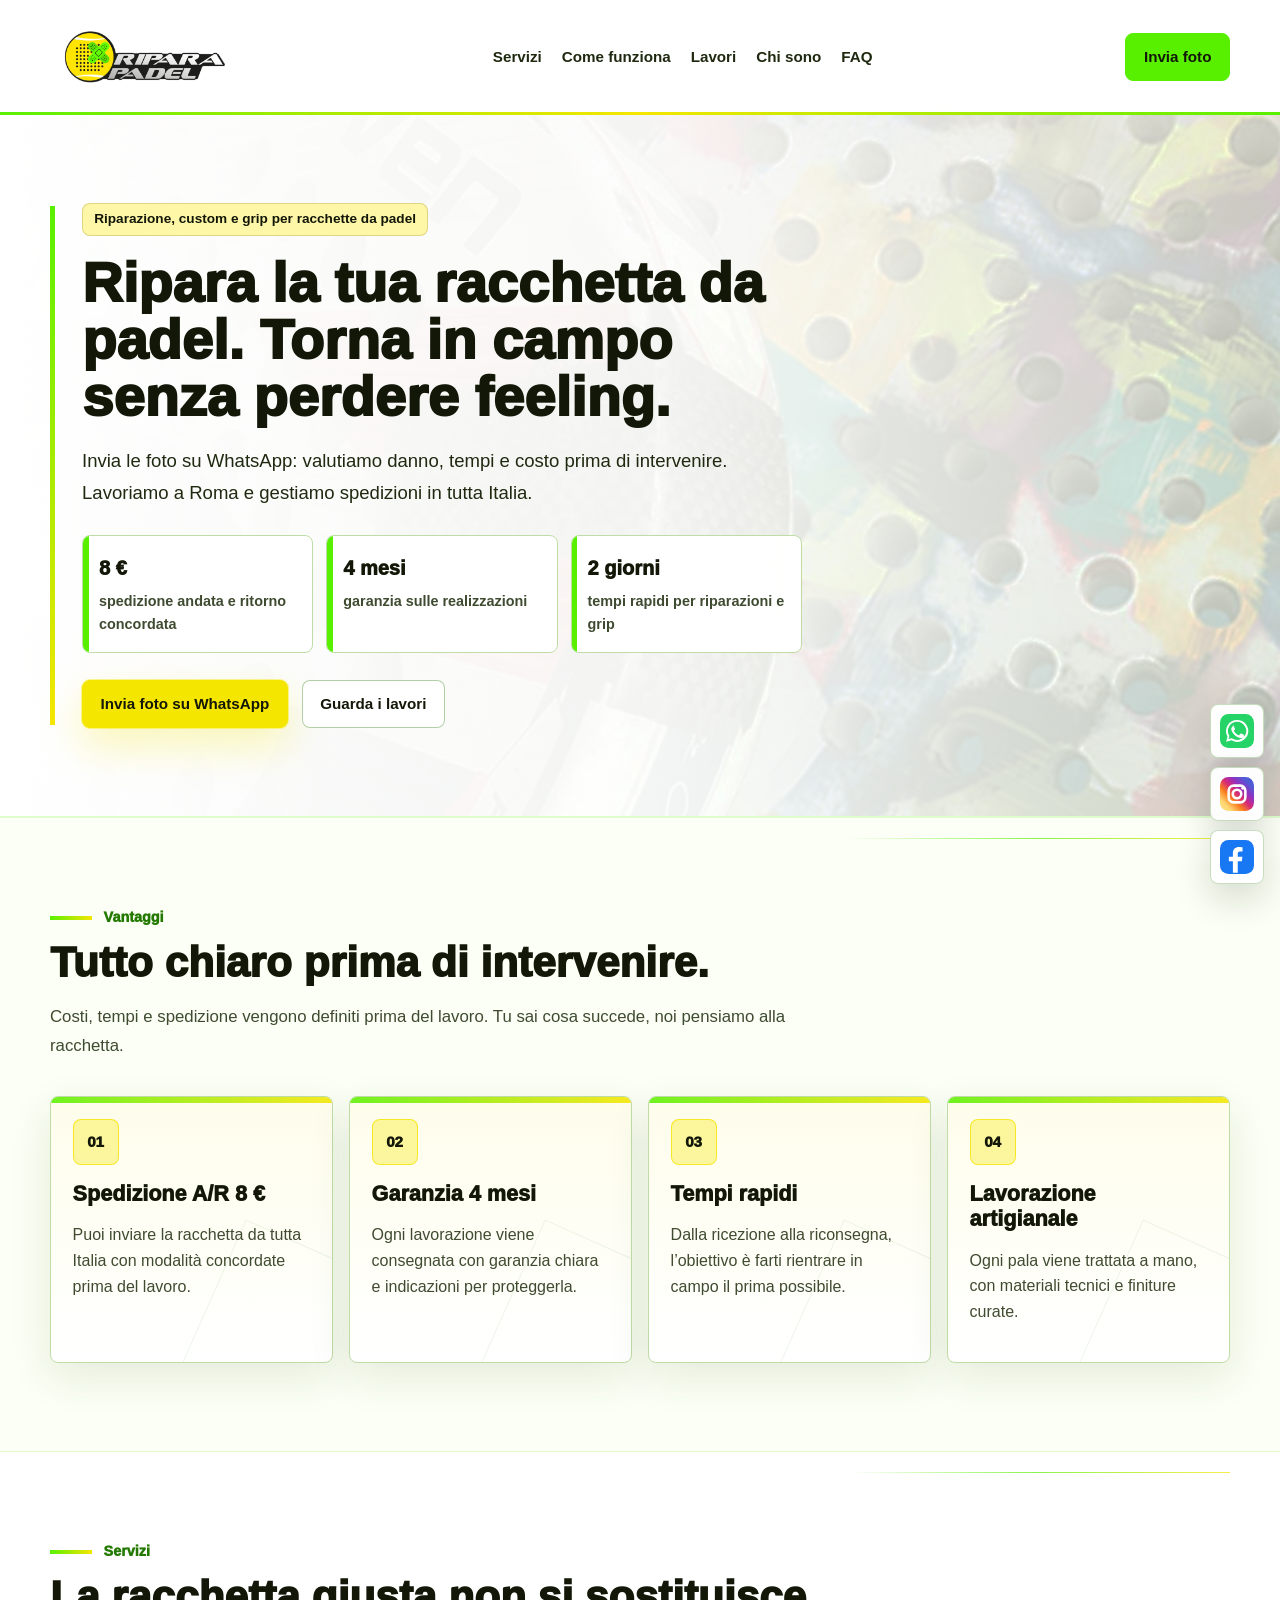
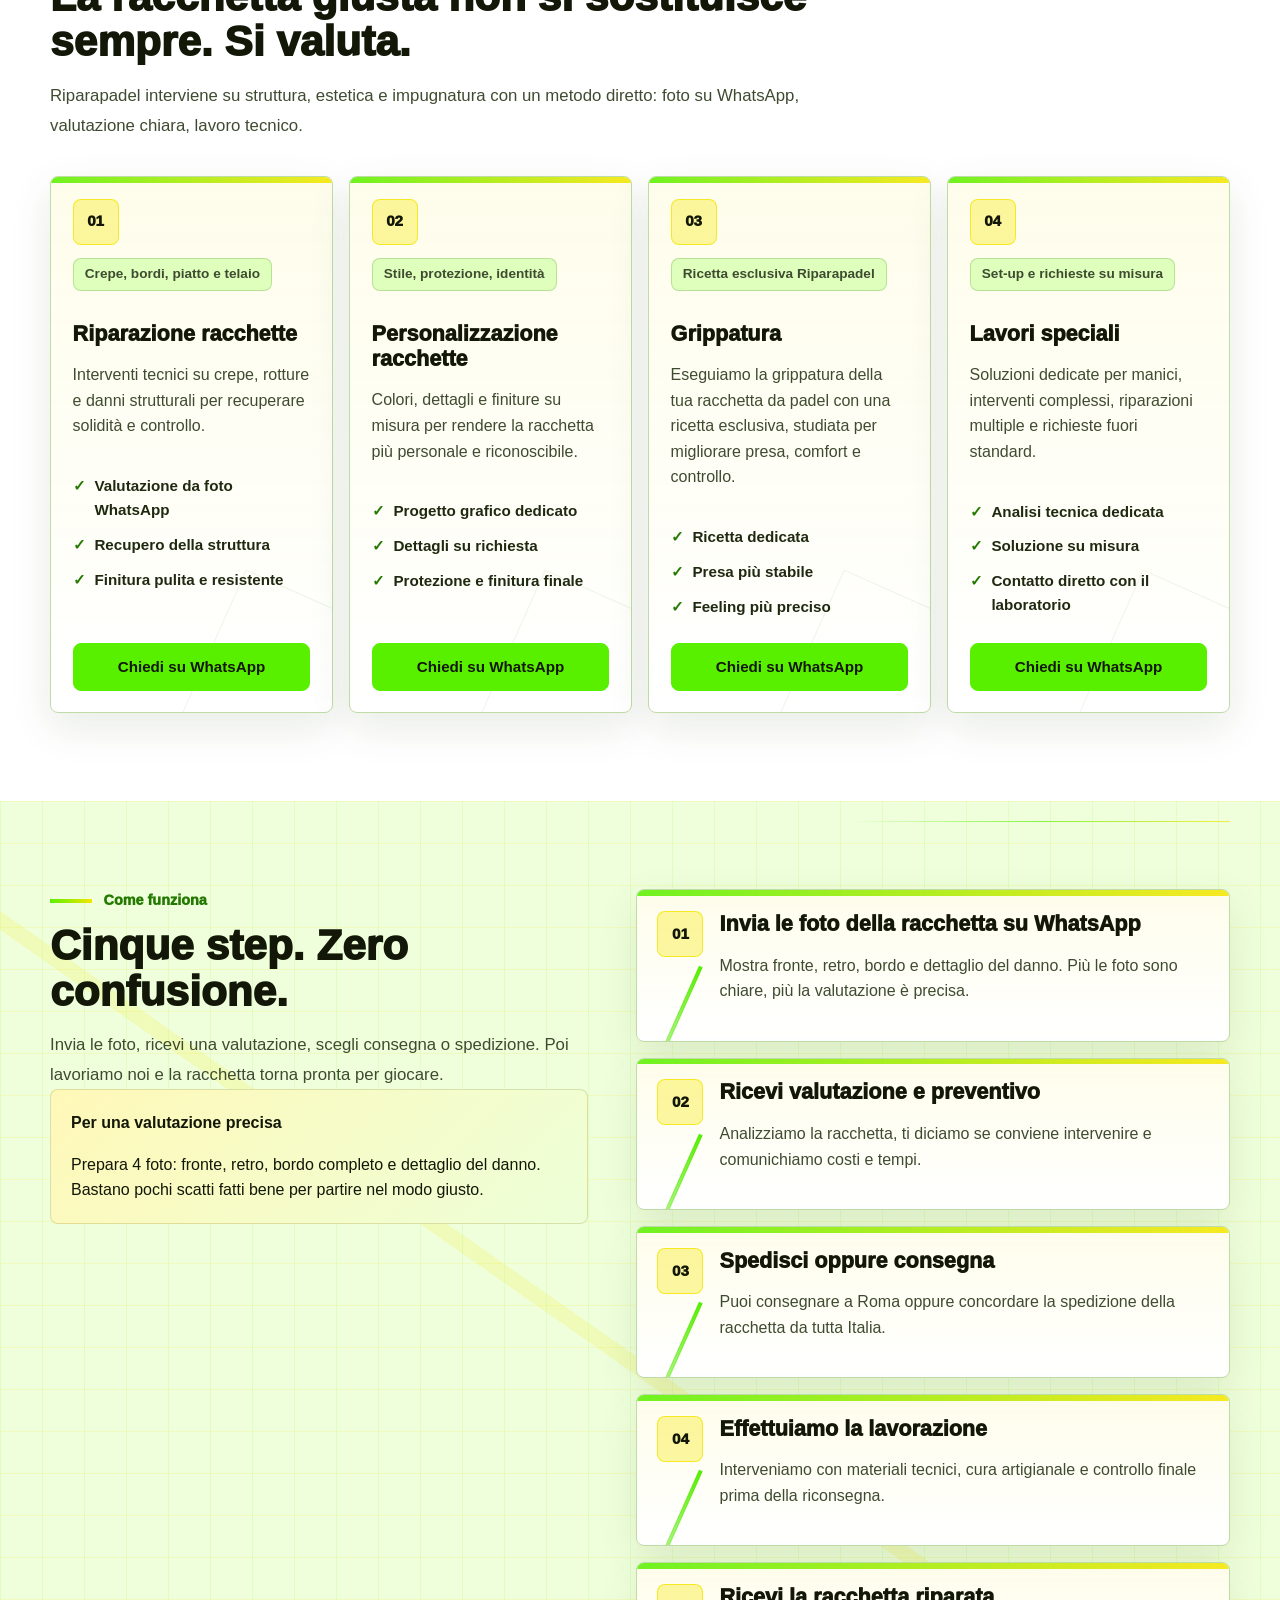
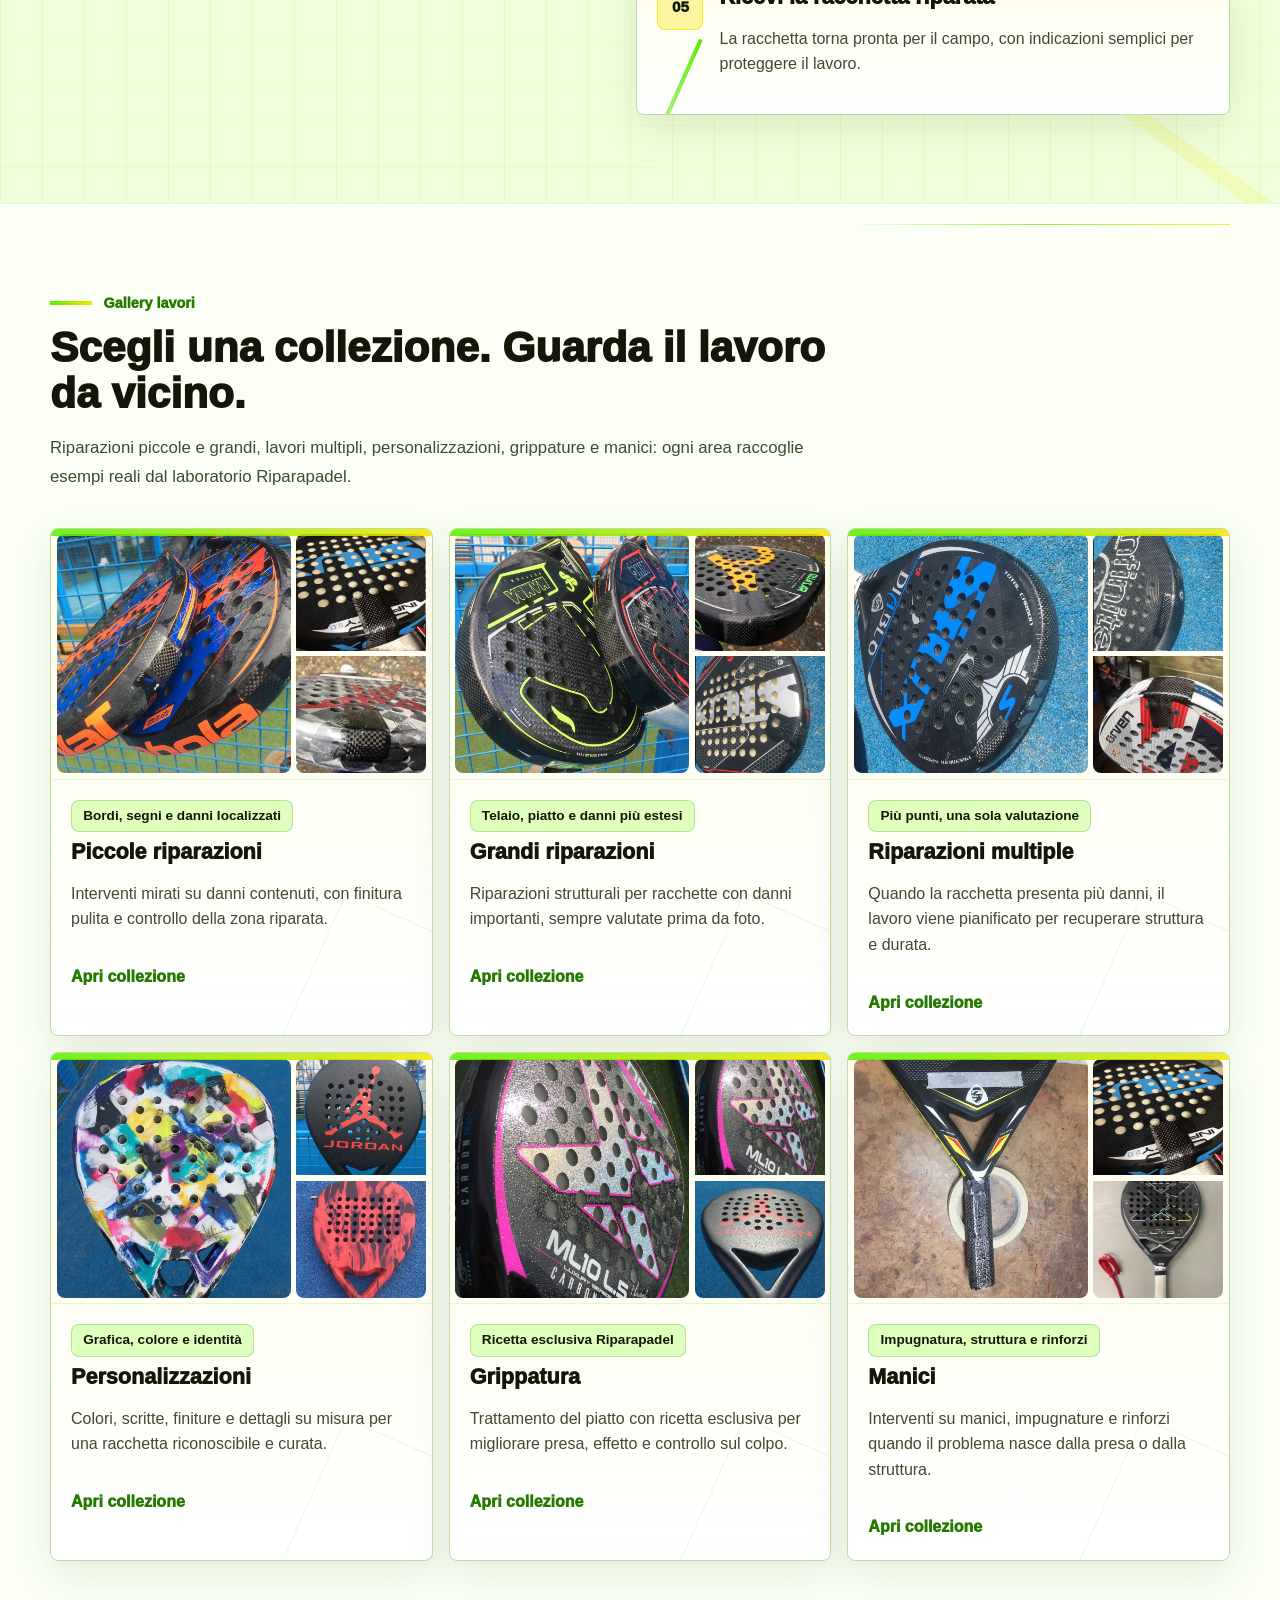
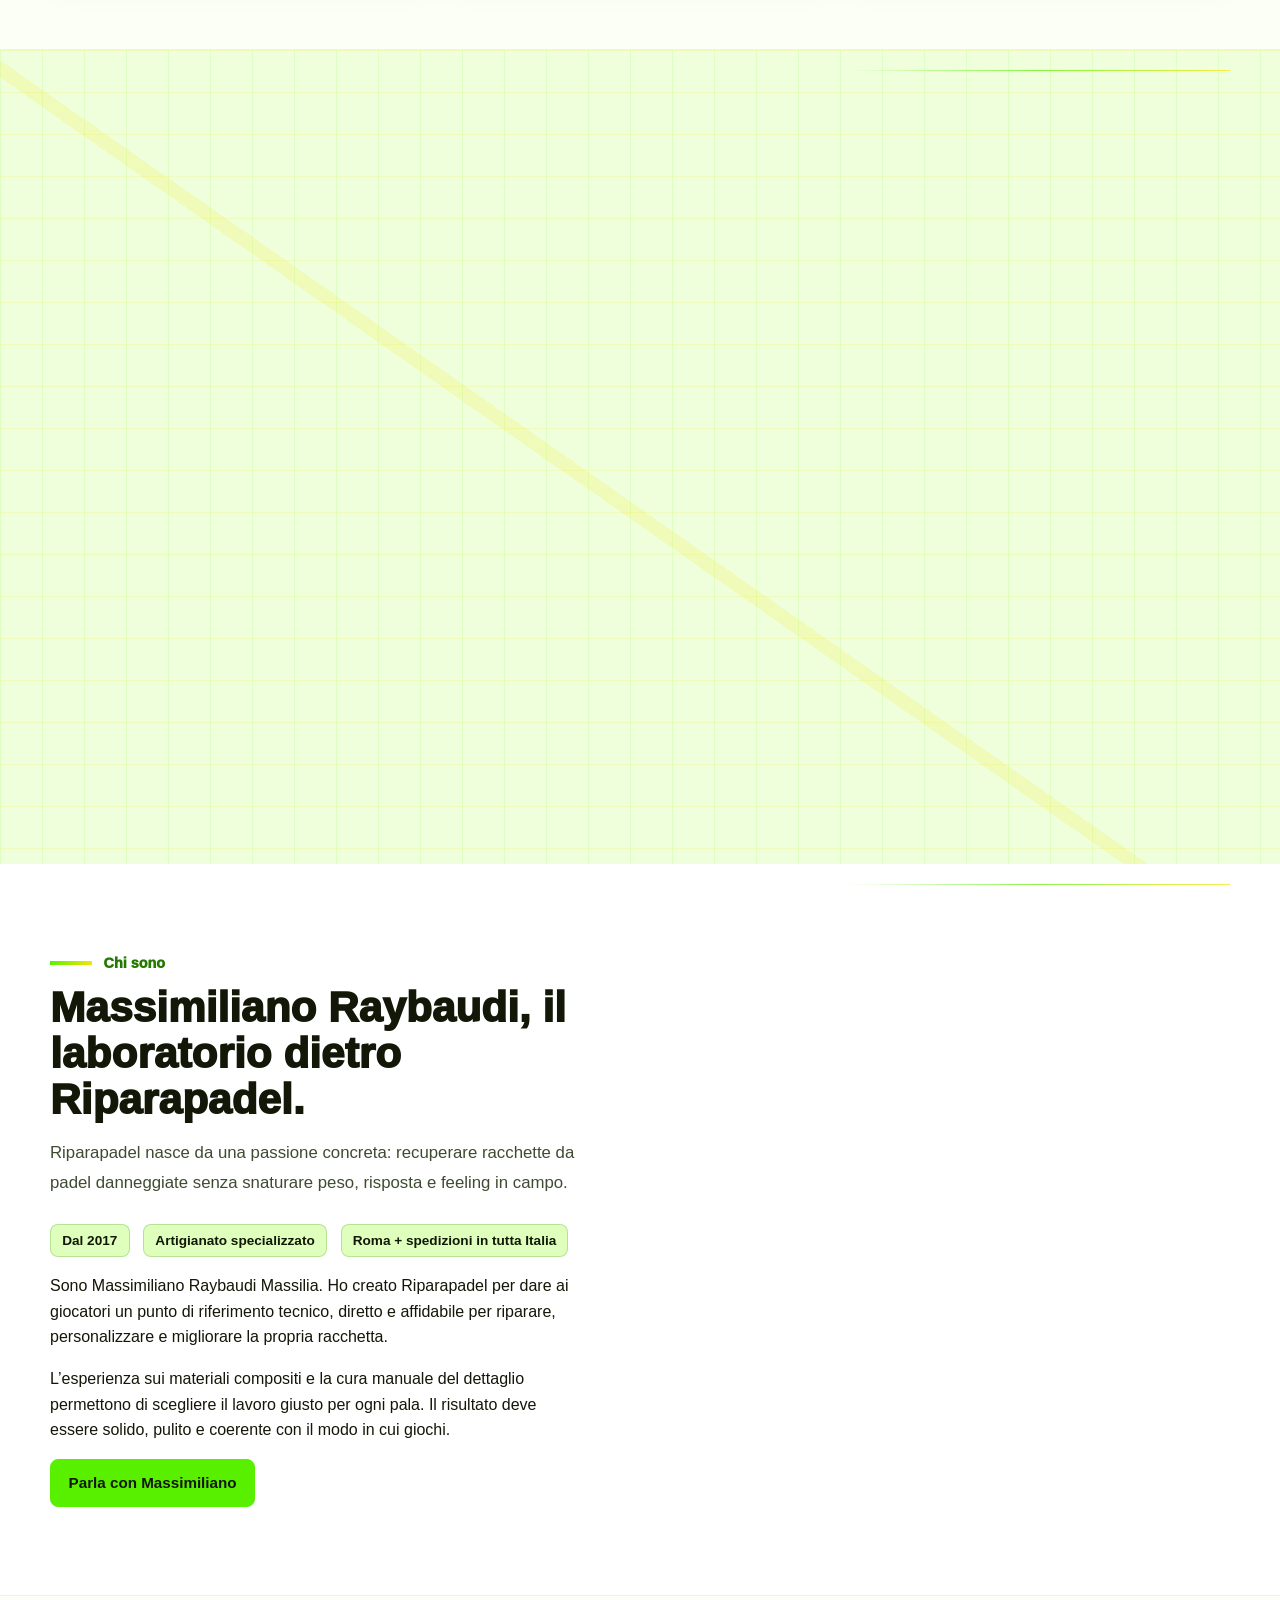
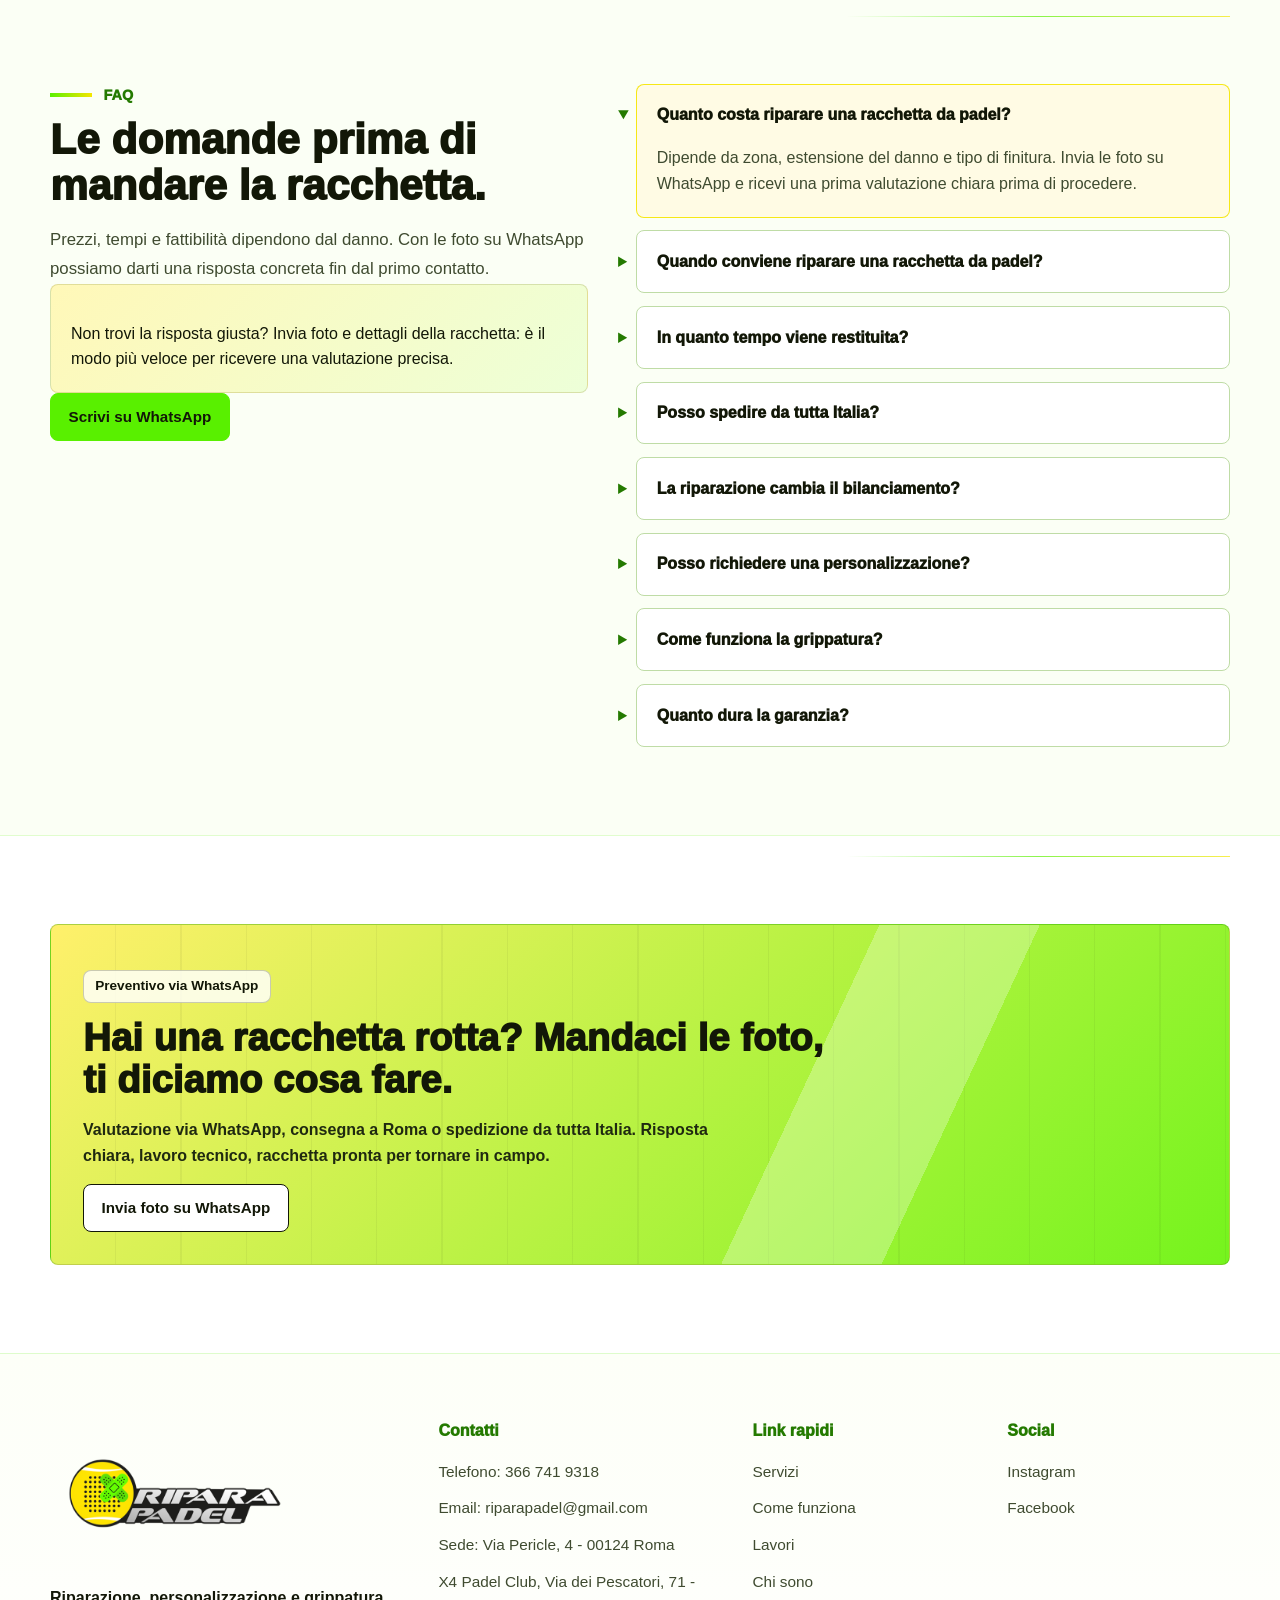
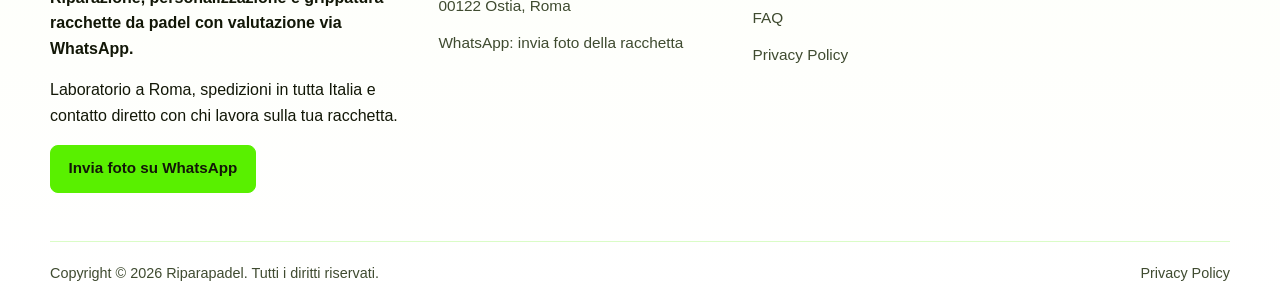
<file: index.html>
<!doctype html>
<html lang="it">
  <head>
    <meta charset="UTF-8" />
    <meta name="viewport" content="width=device-width, initial-scale=1.0" />
    <meta
      name="description"
      content="Riparapadel ripara racchette da padel a Roma e con spedizione in tutta Italia: diagnosi su WhatsApp, riparazioni tecniche, grippatura e personalizzazioni."
    />
    <meta name="author" content="Riparapadel di Massimiliano Raybaudi Massilia" />
    <meta name="robots" content="index, follow, max-image-preview:large" />
    <meta name="theme-color" content="#ffffff" />
    <meta name="geo.region" content="IT-RM" />
    <meta name="geo.placename" content="Roma" />
    <link rel="canonical" href="https://www.riparazioneracchettepadel.it/" />
    <link rel="icon" type="image/svg+xml" href="assets/icons/favicon.svg" />
    <link rel="preload" as="image" href="assets/media/images/hero-riparapadel.jpg" />
    <link rel="stylesheet" href="assets/styles/main.css" />
    <meta property="og:type" content="website" />
    <meta property="og:locale" content="it_IT" />
    <meta property="og:site_name" content="Riparapadel" />
    <meta property="og:title" content="Riparapadel | Riparazione racchette padel a Roma" />
    <meta
      property="og:description"
      content="Laboratorio tecnico per riparazione, personalizzazione e grippatura di racchette da padel. Preventivo su WhatsApp e spedizioni in tutta Italia."
    />
    <meta property="og:url" content="https://www.riparazioneracchettepadel.it/" />
    <meta property="og:image" content="https://www.riparazioneracchettepadel.it/assets/media/images/hero-riparapadel.jpg" />
    <meta property="og:image:alt" content="Racchetta da padel lavorata dal laboratorio Riparapadel" />
    <meta property="og:image:width" content="960" />
    <meta property="og:image:height" content="720" />
    <meta name="twitter:card" content="summary_large_image" />
    <meta name="twitter:title" content="Riparapadel | Riparazione racchette padel a Roma" />
    <meta
      name="twitter:description"
      content="Diagnosi su WhatsApp, laboratorio a Roma, riparazioni tecniche e spedizioni in tutta Italia."
    />
    <meta name="twitter:image" content="https://www.riparazioneracchettepadel.it/assets/media/images/hero-riparapadel.jpg" />
    <title>Riparazione racchette padel Roma | Riparapadel</title>
    <script type="application/ld+json">
      {
        "@context": "https://schema.org",
        "@graph": [
          {
            "@type": "WebSite",
            "@id": "https://www.riparazioneracchettepadel.it/#website",
            "name": "Riparapadel",
            "url": "https://www.riparazioneracchettepadel.it/",
            "inLanguage": "it-IT",
            "publisher": {
              "@id": "https://www.riparazioneracchettepadel.it/#business"
            }
          },
          {
            "@type": "WebPage",
            "@id": "https://www.riparazioneracchettepadel.it/#webpage",
            "url": "https://www.riparazioneracchettepadel.it/",
            "name": "Riparazione racchette padel Roma | Riparapadel",
            "description": "Riparapadel ripara racchette da padel a Roma e con spedizione in tutta Italia: diagnosi su WhatsApp, riparazioni tecniche, grippatura e personalizzazioni.",
            "isPartOf": {
              "@id": "https://www.riparazioneracchettepadel.it/#website"
            },
            "primaryImageOfPage": {
              "@id": "https://www.riparazioneracchettepadel.it/#hero-image"
            },
            "about": {
              "@id": "https://www.riparazioneracchettepadel.it/#business"
            },
            "inLanguage": "it-IT"
          },
          {
            "@type": "ImageObject",
            "@id": "https://www.riparazioneracchettepadel.it/#hero-image",
            "url": "https://www.riparazioneracchettepadel.it/assets/media/images/hero-riparapadel.jpg",
            "caption": "Racchetta da padel lavorata dal laboratorio Riparapadel"
          },
          {
            "@type": ["LocalBusiness", "ProfessionalService"],
            "@id": "https://www.riparazioneracchettepadel.it/#business",
            "name": "Riparapadel",
            "legalName": "Ripara Padel di Massimiliano Raybaudi Massilia",
            "url": "https://www.riparazioneracchettepadel.it/",
            "logo": "https://www.riparazioneracchettepadel.it/assets/media/brand/riparapadel-logo-site.png",
            "image": "https://www.riparazioneracchettepadel.it/assets/media/images/hero-riparapadel.jpg",
            "telephone": "+393667419318",
            "email": "riparapadel@gmail.com",
            "priceRange": "€€",
            "founder": {
              "@type": "Person",
              "name": "Massimiliano Raybaudi Massilia"
            },
            "address": {
              "@type": "PostalAddress",
              "streetAddress": "Via Pericle, 4",
              "postalCode": "00124",
              "addressLocality": "Roma",
              "addressRegion": "RM",
              "addressCountry": "IT"
            },
            "areaServed": [
              {
                "@type": "City",
                "name": "Roma"
              },
              {
                "@type": "Country",
                "name": "Italia"
              }
            ],
            "sameAs": [
              "https://www.instagram.com/massi_padel/",
              "https://www.facebook.com/riparapadel/"
            ],
            "contactPoint": {
              "@type": "ContactPoint",
              "telephone": "+393667419318",
              "contactType": "customer service",
              "areaServed": "IT",
              "availableLanguage": "Italian"
            },
            "description": "Laboratorio specializzato a Roma per riparazione, personalizzazione e grippatura di racchette da padel con diagnosi su WhatsApp e spedizioni in tutta Italia."
          },
          {
            "@type": "Service",
            "@id": "https://www.riparazioneracchettepadel.it/#riparazione-racchette-padel",
            "name": "Riparazione racchette da padel",
            "serviceType": "Riparazione, personalizzazione e grippatura racchette da padel",
            "provider": {
              "@id": "https://www.riparazioneracchettepadel.it/#business"
            },
            "areaServed": ["Roma", "Italia"],
            "description": "Valutazione del danno da foto, preventivo su WhatsApp e interventi tecnici su racchette da padel danneggiate.",
            "hasOfferCatalog": {
              "@type": "OfferCatalog",
              "name": "Servizi Riparapadel",
              "itemListElement": [
                {
                  "@type": "Offer",
                  "itemOffered": {
                    "@type": "Service",
                    "name": "Riparazione racchette da padel",
                    "description": "Interventi su crepe, bordi, piatto e telaio."
                  }
                },
                {
                  "@type": "Offer",
                  "itemOffered": {
                    "@type": "Service",
                    "name": "Personalizzazione racchette da padel",
                    "description": "Colori, grafiche, dettagli e finiture su misura."
                  }
                },
                {
                  "@type": "Offer",
                  "itemOffered": {
                    "@type": "Service",
                    "name": "Grippatura racchette da padel",
                    "description": "Trattamento del piatto con ricetta esclusiva Riparapadel."
                  }
                }
              ]
            }
          },
          {
            "@type": "FAQPage",
            "@id": "https://www.riparazioneracchettepadel.it/#faq-schema",
            "mainEntity": [
              {
                "@type": "Question",
                "name": "Quanto costa riparare una racchetta da padel?",
                "acceptedAnswer": {
                  "@type": "Answer",
                  "text": "Dipende da zona, estensione del danno e tipo di finitura. Invia le foto su WhatsApp e ricevi una prima valutazione chiara prima di procedere."
                }
              },
              {
                "@type": "Question",
                "name": "Quando conviene riparare una racchetta da padel?",
                "acceptedAnswer": {
                  "@type": "Answer",
                  "text": "Conviene quando il danno è localizzato e la racchetta ha ancora valore tecnico. Se non vale la pena intervenire, lo diciamo subito."
                }
              },
              {
                "@type": "Question",
                "name": "Posso spedire da tutta Italia?",
                "acceptedAnswer": {
                  "@type": "Answer",
                  "text": "Sì. Puoi spedire da tutta Italia. Prima dell’invio ricevi le indicazioni per imballare correttamente la racchetta."
                }
              },
              {
                "@type": "Question",
                "name": "In quanto tempo viene restituita?",
                "acceptedAnswer": {
                  "@type": "Answer",
                  "text": "Riparazioni e grippature vengono gestite in tempi rapidi dalla ricezione. Le personalizzazioni possono richiedere qualche giorno in più."
                }
              },
              {
                "@type": "Question",
                "name": "La riparazione cambia il bilanciamento?",
                "acceptedAnswer": {
                  "@type": "Answer",
                  "text": "L’intervento viene eseguito cercando di preservare feeling e maneggevolezza. Se può esserci una variazione sensibile, viene comunicata prima."
                }
              },
              {
                "@type": "Question",
                "name": "Posso richiedere una personalizzazione?",
                "acceptedAnswer": {
                  "@type": "Answer",
                  "text": "Sì. Possiamo valutare grafiche, colori, dettagli estetici e finiture su misura. Il progetto viene definito prima del lavoro."
                }
              },
              {
                "@type": "Question",
                "name": "Come funziona la grippatura?",
                "acceptedAnswer": {
                  "@type": "Answer",
                  "text": "Eseguiamo la grippatura della racchetta da padel con una ricetta esclusiva, adattata alla sensazione che vuoi in mano: più presa, più comfort e più controllo."
                }
              },
              {
                "@type": "Question",
                "name": "Quanto dura la garanzia?",
                "acceptedAnswer": {
                  "@type": "Answer",
                  "text": "Le lavorazioni hanno garanzia di 4 mesi dalla consegna. Restano escluse nuove rotture causate da urti, impatti o uso non corretto."
                }
              }
            ]
          }
        ]
      }
    </script>
  </head>
  <body>
    <a class="skip-link" href="#contenuto">Vai al contenuto</a>

    <header class="site-header">
      <div class="header-inner">
        <a class="logo" href="index.html" aria-label="Riparapadel home">
          <img
            src="assets/media/brand/riparapadel-logo-site.png"
            alt="Logo Riparapadel - riparazione racchette padel Roma"
            width="640"
            height="385"
            fetchpriority="high"
          />
        </a>

        <nav class="main-nav" id="menu" data-main-nav aria-label="Navigazione principale">
          <a href="#servizi">Servizi</a>
          <a href="#come-funziona">Come funziona</a>
          <a href="#lavori">Lavori</a>
          <a href="#chi-sono">Chi sono</a>
          <a href="#faq">FAQ</a>
        </nav>

        <div class="header-actions">
          <a
            class="btn btn-secondary"
            href="https://wa.me/393667419318?text=Ciao%20Riparapadel%2C%20vorrei%20una%20valutazione%20per%20la%20mia%20racchetta%20da%20padel.%20Posso%20inviare%20le%20foto%3F"
            target="_blank"
            rel="noreferrer"
          >
            Invia foto
          </a>
          <button class="menu-toggle" type="button" data-menu-toggle aria-controls="menu" aria-expanded="false">
            Menu
          </button>
        </div>
      </div>
    </header>

    <main id="contenuto">
      <section class="hero" id="home">
        <div class="container hero-grid">
          <div class="hero-content">
            <span class="badge">Riparazione, custom e grip per racchette da padel</span>
            <h1>Ripara la tua racchetta da padel. Torna in campo senza perdere feeling.</h1>
            <p>
              Invia le foto su WhatsApp: valutiamo danno, tempi e costo prima di intervenire.
              Lavoriamo a Roma e gestiamo spedizioni in tutta Italia.
            </p>
            <div class="hero-facts" aria-label="Vantaggi principali">
              <div class="fact">
                <strong>8 €</strong>
                <span>spedizione andata e ritorno concordata</span>
              </div>
              <div class="fact">
                <strong>4 mesi</strong>
                <span>garanzia sulle realizzazioni</span>
              </div>
              <div class="fact">
                <strong>2 giorni</strong>
                <span>tempi rapidi per riparazioni e grip</span>
              </div>
            </div>
            <div class="hero-actions">
              <a
                class="btn btn-primary"
                href="https://wa.me/393667419318?text=Ciao%20Riparapadel%2C%20vorrei%20una%20valutazione%20per%20la%20mia%20racchetta%20da%20padel.%20Posso%20inviare%20le%20foto%3F"
                target="_blank"
                rel="noreferrer"
              >
                Invia foto su WhatsApp
              </a>
              <a class="btn btn-ghost" href="#lavori">Guarda i lavori</a>
            </div>
          </div>
        </div>
      </section>

      <section class="section section-alt">
        <div class="container">
          <div class="section-heading">
            <p class="eyebrow">Vantaggi</p>
            <h2 class="section-title">Tutto chiaro prima di intervenire.</h2>
            <p class="section-copy">
              Costi, tempi e spedizione vengono definiti prima del lavoro. Tu sai cosa succede,
              noi pensiamo alla racchetta.
            </p>
          </div>
          <div class="grid grid-4 cards">
            <article class="card card-pad">
              <span class="service-number">01</span>
              <h3>Spedizione A/R 8 €</h3>
              <p>Puoi inviare la racchetta da tutta Italia con modalità concordate prima del lavoro.</p>
            </article>
            <article class="card card-pad">
              <span class="service-number">02</span>
              <h3>Garanzia 4 mesi</h3>
              <p>Ogni lavorazione viene consegnata con garanzia chiara e indicazioni per proteggerla.</p>
            </article>
            <article class="card card-pad">
              <span class="service-number">03</span>
              <h3>Tempi rapidi</h3>
              <p>Dalla ricezione alla riconsegna, l’obiettivo è farti rientrare in campo il prima possibile.</p>
            </article>
            <article class="card card-pad">
              <span class="service-number">04</span>
              <h3>Lavorazione artigianale</h3>
              <p>Ogni pala viene trattata a mano, con materiali tecnici e finiture curate.</p>
            </article>
          </div>
        </div>
      </section>

      <section class="section" id="servizi">
        <div class="container">
          <div class="section-heading">
            <p class="eyebrow">Servizi</p>
            <h2 class="section-title">La racchetta giusta non si sostituisce sempre. Si valuta.</h2>
            <p class="section-copy">
              Riparapadel interviene su struttura, estetica e impugnatura con un metodo diretto:
              foto su WhatsApp, valutazione chiara, lavoro tecnico.
            </p>
          </div>

          <div class="grid grid-4 cards">
            <article class="card card-pad service-card">
              <span class="service-number">01</span>
              <p class="badge badge-secondary">Crepe, bordi, piatto e telaio</p>
              <h3>Riparazione racchette</h3>
              <p>Interventi tecnici su crepe, rotture e danni strutturali per recuperare solidità e controllo.</p>
              <ul>
                <li>Valutazione da foto WhatsApp</li>
                <li>Recupero della struttura</li>
                <li>Finitura pulita e resistente</li>
              </ul>
              <a
                class="btn btn-secondary"
                href="https://wa.me/393667419318?text=Ciao%20Riparapadel%2C%20vorrei%20capire%20se%20la%20mia%20racchetta%20da%20padel%20%C3%A8%20riparabile.%20Vi%20invio%20le%20foto%20del%20danno."
                target="_blank"
                rel="noreferrer"
              >
                Chiedi su WhatsApp
              </a>
            </article>

            <article class="card card-pad service-card">
              <span class="service-number">02</span>
              <p class="badge badge-secondary">Stile, protezione, identità</p>
              <h3>Personalizzazione racchette</h3>
              <p>Colori, dettagli e finiture su misura per rendere la racchetta più personale e riconoscibile.</p>
              <ul>
                <li>Progetto grafico dedicato</li>
                <li>Dettagli su richiesta</li>
                <li>Protezione e finitura finale</li>
              </ul>
              <a
                class="btn btn-secondary"
                href="https://wa.me/393667419318?text=Ciao%20Riparapadel%2C%20vorrei%20personalizzare%20la%20mia%20racchetta%20da%20padel.%20Posso%20inviare%20qualche%20idea%3F"
                target="_blank"
                rel="noreferrer"
              >
                Chiedi su WhatsApp
              </a>
            </article>

            <article class="card card-pad service-card">
              <span class="service-number">03</span>
              <p class="badge badge-secondary">Ricetta esclusiva Riparapadel</p>
              <h3>Grippatura</h3>
              <p>
                Eseguiamo la grippatura della tua racchetta da padel con una ricetta esclusiva,
                studiata per migliorare presa, comfort e controllo.
              </p>
              <ul>
                <li>Ricetta dedicata</li>
                <li>Presa più stabile</li>
                <li>Feeling più preciso</li>
              </ul>
              <a
                class="btn btn-secondary"
                href="https://wa.me/393667419318?text=Ciao%20Riparapadel%2C%20vorrei%20informazioni%20sulla%20grippatura%20della%20mia%20racchetta%20da%20padel."
                target="_blank"
                rel="noreferrer"
              >
                Chiedi su WhatsApp
              </a>
            </article>

            <article class="card card-pad service-card">
              <span class="service-number">04</span>
              <p class="badge badge-secondary">Set-up e richieste su misura</p>
              <h3>Lavori speciali</h3>
              <p>
                Soluzioni dedicate per manici, interventi complessi, riparazioni multiple e richieste fuori standard.
              </p>
              <ul>
                <li>Analisi tecnica dedicata</li>
                <li>Soluzione su misura</li>
                <li>Contatto diretto con il laboratorio</li>
              </ul>
              <a
                class="btn btn-secondary"
                href="https://wa.me/393667419318?text=Ciao%20Riparapadel%2C%20vorrei%20una%20valutazione%20per%20un%20lavoro%20speciale%20sulla%20mia%20racchetta%20da%20padel."
                target="_blank"
                rel="noreferrer"
              >
                Chiedi su WhatsApp
              </a>
            </article>
          </div>
        </div>
      </section>

      <section class="section section-strong" id="come-funziona">
        <div class="container split">
          <div>
            <p class="eyebrow">Come funziona</p>
            <h2 class="section-title">Cinque step. Zero confusione.</h2>
            <p class="section-copy">
              Invia le foto, ricevi una valutazione, scegli consegna o spedizione.
              Poi lavoriamo noi e la racchetta torna pronta per giocare.
            </p>
            <div class="callout">
              <strong>Per una valutazione precisa</strong>
              <p>
                Prepara 4 foto: fronte, retro, bordo completo e dettaglio del danno.
                Bastano pochi scatti fatti bene per partire nel modo giusto.
              </p>
            </div>
          </div>

          <ol class="steps">
            <li class="card step">
              <span class="step-number">01</span>
              <div>
                <h3>Invia le foto della racchetta su WhatsApp</h3>
                <p>Mostra fronte, retro, bordo e dettaglio del danno. Più le foto sono chiare, più la valutazione è precisa.</p>
              </div>
            </li>
            <li class="card step">
              <span class="step-number">02</span>
              <div>
                <h3>Ricevi valutazione e preventivo</h3>
                <p>Analizziamo la racchetta, ti diciamo se conviene intervenire e comunichiamo costi e tempi.</p>
              </div>
            </li>
            <li class="card step">
              <span class="step-number">03</span>
              <div>
                <h3>Spedisci oppure consegna</h3>
                <p>Puoi consegnare a Roma oppure concordare la spedizione della racchetta da tutta Italia.</p>
              </div>
            </li>
            <li class="card step">
              <span class="step-number">04</span>
              <div>
                <h3>Effettuiamo la lavorazione</h3>
                <p>Interveniamo con materiali tecnici, cura artigianale e controllo finale prima della riconsegna.</p>
              </div>
            </li>
            <li class="card step">
              <span class="step-number">05</span>
              <div>
                <h3>Ricevi la racchetta riparata</h3>
                <p>La racchetta torna pronta per il campo, con indicazioni semplici per proteggere il lavoro.</p>
              </div>
            </li>
          </ol>
        </div>
      </section>

      <section class="section section-alt" id="lavori">
        <div class="container">
          <div class="section-heading">
            <p class="eyebrow">Gallery lavori</p>
            <h2 class="section-title">Scegli una collezione. Guarda il lavoro da vicino.</h2>
            <p class="section-copy">
              Riparazioni piccole e grandi, lavori multipli, personalizzazioni, grippature e manici:
              ogni area raccoglie esempi reali dal laboratorio Riparapadel.
            </p>
          </div>

          <div class="grid grid-3 cards">
            <a class="card gallery-card" href="lavori.html#piccole-riparazioni">
              <div class="gallery-cover">
                <div>
                  <img src="assets/media/images/official/Riparazioni_racchette_padel_piccole.jpg" alt="Esempio ufficiale Riparapadel di piccole riparazioni su racchetta da padel" width="900" height="900" loading="lazy" />
                </div>
                <div class="gallery-stack">
                  <img src="assets/media/images/official/riparazione_racchette_padel_lavori_1.jpg" alt="Lavoro ufficiale Riparapadel su danno localizzato della racchetta" width="900" height="900" loading="lazy" />
                  <img src="assets/media/images/official/riparazione_racchette_padel_lavori_2.jpg" alt="Recupero del bordo di una racchetta da padel Riparapadel" width="900" height="900" loading="lazy" />
                </div>
              </div>
              <div class="gallery-body">
                <span class="badge badge-secondary">Bordi, segni e danni localizzati</span>
                <h3>Piccole riparazioni</h3>
                <p>Interventi mirati su danni contenuti, con finitura pulita e controllo della zona riparata.</p>
                <span class="link-line">Apri collezione</span>
              </div>
            </a>

            <a class="card gallery-card" href="lavori.html#grandi-riparazioni">
              <div class="gallery-cover">
                <div>
                  <img src="assets/media/images/official/Riparazioni_racchette_padel_grandi.jpg" alt="Esempio ufficiale Riparapadel di grande riparazione su racchetta da padel" width="900" height="900" loading="lazy" />
                </div>
                <div class="gallery-stack">
                  <img src="assets/media/images/official/riparazione_racchette_padel_lavori_3.jpg" alt="Ricostruzione tecnica del telaio di una racchetta da padel" width="900" height="900" loading="lazy" />
                  <img src="assets/media/images/official/riparazione_racchette_padel_lavori_4.jpg" alt="Riparazione strutturale Riparapadel su racchetta danneggiata" width="900" height="900" loading="lazy" />
                </div>
              </div>
              <div class="gallery-body">
                <span class="badge badge-secondary">Telaio, piatto e danni più estesi</span>
                <h3>Grandi riparazioni</h3>
                <p>Riparazioni strutturali per racchette con danni importanti, sempre valutate prima da foto.</p>
                <span class="link-line">Apri collezione</span>
              </div>
            </a>

            <a class="card gallery-card" href="lavori.html#riparazioni-multiple">
              <div class="gallery-cover">
                <div>
                  <img src="assets/media/images/official/Riparazioni_multiple_racchette_padel.jpg" alt="Esempio ufficiale Riparapadel di riparazioni multiple su racchetta da padel" width="900" height="900" loading="lazy" />
                </div>
                <div class="gallery-stack">
                  <img src="assets/media/images/official/riparazione_racchette_padel_lavori_5.jpg" alt="Intervento multiplo su racchetta da padel Riparapadel" width="900" height="900" loading="lazy" />
                  <img src="assets/media/images/official/riparazione_racchette_padel_lavori_6.jpg" alt="Riparazione combinata su telaio e bordo della racchetta" width="900" height="900" loading="lazy" />
                </div>
              </div>
              <div class="gallery-body">
                <span class="badge badge-secondary">Più punti, una sola valutazione</span>
                <h3>Riparazioni multiple</h3>
                <p>Quando la racchetta presenta più danni, il lavoro viene pianificato per recuperare struttura e durata.</p>
                <span class="link-line">Apri collezione</span>
              </div>
            </a>

            <a class="card gallery-card" href="lavori.html#personalizzazioni">
              <div class="gallery-cover">
                <div>
                  <img src="assets/media/images/official/Personalizzazione_racchette_padel-1.jpg" alt="Esempio ufficiale Riparapadel di personalizzazione racchetta da padel" width="900" height="900" loading="lazy" />
                </div>
                <div class="gallery-stack">
                  <img src="assets/media/images/official/personalizzazione_racchette_padel_lavori_1.jpg" alt="Personalizzazione con vinile monocolore su racchetta da padel" width="900" height="900" loading="lazy" />
                  <img src="assets/media/images/official/personalizzazione_racchette_padel_lavori_2.jpg" alt="Personalizzazione con cubicatura su racchetta da padel" width="900" height="900" loading="lazy" />
                </div>
              </div>
              <div class="gallery-body">
                <span class="badge badge-secondary">Grafica, colore e identità</span>
                <h3>Personalizzazioni</h3>
                <p>Colori, scritte, finiture e dettagli su misura per una racchetta riconoscibile e curata.</p>
                <span class="link-line">Apri collezione</span>
              </div>
            </a>

            <a class="card gallery-card" href="lavori.html#grippatura">
              <div class="gallery-cover">
                <div>
                  <img src="assets/media/images/official/Grippatura.jpg" alt="Esempio ufficiale Riparapadel di grippatura racchetta da padel" width="900" height="900" loading="lazy" />
                </div>
                <div class="gallery-stack">
                  <img src="assets/media/images/official/grippatura_racchette_padel.jpg" alt="Grippatura tecnica su piatto racchetta da padel" width="900" height="900" loading="lazy" />
                  <img src="assets/media/images/official/grippatura_racchette_padel_2.jpg" alt="Dettaglio di grippatura media su racchetta da padel" width="900" height="900" loading="lazy" />
                </div>
              </div>
              <div class="gallery-body">
                <span class="badge badge-secondary">Ricetta esclusiva Riparapadel</span>
                <h3>Grippatura</h3>
                <p>Trattamento del piatto con ricetta esclusiva per migliorare presa, effetto e controllo sul colpo.</p>
                <span class="link-line">Apri collezione</span>
              </div>
            </a>

            <a class="card gallery-card" href="lavori.html#manici">
              <div class="gallery-cover">
                <div>
                  <img src="assets/media/images/official/Riparazioni_manici_racchette_padel.jpg" alt="Esempio ufficiale Riparapadel di riparazione manici racchette da padel" width="900" height="900" loading="lazy" />
                </div>
                <div class="gallery-stack">
                  <img src="assets/media/images/official/Riparazioni_racchette_padel_medie.jpg" alt="Riparazione media su racchetta da padel con controllo della struttura" width="900" height="900" loading="lazy" />
                  <img src="assets/media/images/official/06f5a8e5-715d-441f-9d08-2ffccf51e885.jpg" alt="Dettaglio verticale di lavorazione su racchetta da padel" width="675" height="900" loading="lazy" />
                </div>
              </div>
              <div class="gallery-body">
                <span class="badge badge-secondary">Impugnatura, struttura e rinforzi</span>
                <h3>Manici</h3>
                <p>Interventi su manici, impugnature e rinforzi quando il problema nasce dalla presa o dalla struttura.</p>
                <span class="link-line">Apri collezione</span>
              </div>
            </a>
          </div>
        </div>
      </section>

      <section class="section section-strong">
        <div class="container">
          <div class="section-heading">
            <p class="eyebrow">Perché scegliere Riparapadel</p>
            <h2 class="section-title">Tecnica, chiarezza e mano artigianale.</h2>
            <p class="section-copy">
              Una racchetta riparata bene deve essere solida, pulita e coerente con il tuo gioco.
              Per questo ogni intervento parte da una valutazione reale.
            </p>
          </div>
          <div class="grid grid-2 cards">
            <article class="card card-pad">
              <span class="service-number">01</span>
              <h3>Diagnosi onesta</h3>
              <p>Se una riparazione non conviene, viene detto subito. Prima viene la racchetta, poi il lavoro.</p>
            </article>
            <article class="card card-pad">
              <span class="service-number">02</span>
              <h3>Approccio tecnico</h3>
              <p>Ogni intervento considera danno, telaio, peso e resa in campo. Nulla viene fatto a caso.</p>
            </article>
            <article class="card card-pad">
              <span class="service-number">03</span>
              <h3>Contatto diretto</h3>
              <p>Parli direttamente con chi mette mano alla racchetta. Meno passaggi, più chiarezza.</p>
            </article>
            <article class="card card-pad">
              <span class="service-number">04</span>
              <h3>Esperienza reale nel padel</h3>
              <p>Il servizio nasce tra campo e laboratorio: durata, estetica e feeling devono lavorare insieme.</p>
            </article>
          </div>
        </div>
      </section>

      <section class="section" id="chi-sono">
        <div class="container split split-center">
          <div>
            <p class="eyebrow">Chi sono</p>
            <h2 class="section-title">Massimiliano Raybaudi, il laboratorio dietro Riparapadel.</h2>
            <p class="section-copy">
              Riparapadel nasce da una passione concreta: recuperare racchette da padel danneggiate
              senza snaturare peso, risposta e feeling in campo.
            </p>
            <div class="section-actions">
              <span class="badge badge-secondary">Dal 2017</span>
              <span class="badge badge-secondary">Artigianato specializzato</span>
              <span class="badge badge-secondary">Roma + spedizioni in tutta Italia</span>
            </div>
            <p>
              Sono Massimiliano Raybaudi Massilia. Ho creato Riparapadel per dare ai giocatori
              un punto di riferimento tecnico, diretto e affidabile per riparare, personalizzare
              e migliorare la propria racchetta.
            </p>
            <p>
              L’esperienza sui materiali compositi e la cura manuale del dettaglio permettono
              di scegliere il lavoro giusto per ogni pala. Il risultato deve essere solido,
              pulito e coerente con il modo in cui giochi.
            </p>
            <a
              class="btn btn-secondary"
              href="https://wa.me/393667419318?text=Ciao%20Riparapadel%2C%20vorrei%20una%20valutazione%20per%20la%20mia%20racchetta%20da%20padel.%20Posso%20inviare%20le%20foto%3F"
              target="_blank"
              rel="noreferrer"
            >
              Parla con Massimiliano
            </a>
          </div>
          <div class="card about-media">
            <img
              src="assets/media/images/lavoro-riparazione-2.jpg"
              alt="Dettaglio di una racchetta da padel lavorata nel laboratorio Riparapadel a Roma"
              width="1200"
              height="1200"
              loading="lazy"
            />
            <div class="media-caption">
              <span class="badge">X4 Padel Club, Via dei Pescatori, 71 - 00122 Ostia, Roma</span>
              <h3>A Roma, vicino ai giocatori. Con spedizioni in tutta Italia.</h3>
            </div>
          </div>
        </div>
      </section>

      <section class="section section-alt" id="faq">
        <div class="container split">
          <div>
            <p class="eyebrow">FAQ</p>
            <h2 class="section-title">Le domande prima di mandare la racchetta.</h2>
            <p class="section-copy">
              Prezzi, tempi e fattibilità dipendono dal danno. Con le foto su WhatsApp
              possiamo darti una risposta concreta fin dal primo contatto.
            </p>
            <div class="callout">
              <p>
                Non trovi la risposta giusta? Invia foto e dettagli della racchetta:
                è il modo più veloce per ricevere una valutazione precisa.
              </p>
            </div>
            <a
              class="btn btn-secondary"
              href="https://wa.me/393667419318?text=Ciao%20Riparapadel%2C%20vorrei%20una%20valutazione%20per%20la%20mia%20racchetta%20da%20padel.%20Posso%20inviare%20le%20foto%3F"
              target="_blank"
              rel="noreferrer"
            >
              Scrivi su WhatsApp
            </a>
          </div>
          <div class="faq-list">
            <details open>
              <summary>Quanto costa riparare una racchetta da padel?</summary>
              <p>Dipende da zona, estensione del danno e tipo di finitura. Invia le foto su WhatsApp e ricevi una prima valutazione chiara prima di procedere.</p>
            </details>
            <details>
              <summary>Quando conviene riparare una racchetta da padel?</summary>
              <p>Conviene quando il danno è localizzato e la racchetta ha ancora valore tecnico. Se non vale la pena intervenire, lo diciamo subito.</p>
            </details>
            <details>
              <summary>In quanto tempo viene restituita?</summary>
              <p>Riparazioni e grippature vengono gestite in tempi rapidi dalla ricezione. Le personalizzazioni possono richiedere qualche giorno in più.</p>
            </details>
            <details>
              <summary>Posso spedire da tutta Italia?</summary>
              <p>Sì. Puoi spedire da tutta Italia. Prima dell’invio ricevi le indicazioni per imballare correttamente la racchetta.</p>
            </details>
            <details>
              <summary>La riparazione cambia il bilanciamento?</summary>
              <p>L’intervento viene eseguito cercando di preservare feeling e maneggevolezza. Se può esserci una variazione sensibile, viene comunicata prima.</p>
            </details>
            <details>
              <summary>Posso richiedere una personalizzazione?</summary>
              <p>Sì. Possiamo valutare grafiche, colori, dettagli estetici e finiture su misura. Il progetto viene definito prima del lavoro.</p>
            </details>
            <details>
              <summary>Come funziona la grippatura?</summary>
              <p>Eseguiamo la grippatura della racchetta da padel con una ricetta esclusiva, adattata alla sensazione che vuoi in mano: più presa, più comfort e più controllo.</p>
            </details>
            <details>
              <summary>Quanto dura la garanzia?</summary>
              <p>Le lavorazioni hanno garanzia di 4 mesi dalla consegna. Restano escluse nuove rotture causate da urti, impatti o uso non corretto.</p>
            </details>
          </div>
        </div>
      </section>

      <section class="section">
        <div class="container final-cta">
          <p class="badge">Preventivo via WhatsApp</p>
          <h2>Hai una racchetta rotta? Mandaci le foto, ti diciamo cosa fare.</h2>
          <p>
            Valutazione via WhatsApp, consegna a Roma o spedizione da tutta Italia.
            Risposta chiara, lavoro tecnico, racchetta pronta per tornare in campo.
          </p>
          <a
            class="btn"
            href="https://wa.me/393667419318?text=Ciao%20Riparapadel%2C%20vorrei%20un%20preventivo%20per%20la%20mia%20racchetta%20da%20padel.%20Vi%20invio%20foto%20e%20dettagli."
            target="_blank"
            rel="noreferrer"
          >
            Invia foto su WhatsApp
          </a>
        </div>
      </section>
    </main>

    <footer class="site-footer">
      <div class="container">
        <div class="footer-grid">
          <div>
            <img class="footer-logo" src="assets/media/brand/riparapadel-logo-site.png" alt="Logo Riparapadel" width="640" height="385" loading="lazy" />
            <p><strong>Riparazione, personalizzazione e grippatura racchette da padel con valutazione via WhatsApp.</strong></p>
            <p>Laboratorio a Roma, spedizioni in tutta Italia e contatto diretto con chi lavora sulla tua racchetta.</p>
            <a
              class="btn btn-secondary"
              href="https://wa.me/393667419318?text=Ciao%20Riparapadel%2C%20vorrei%20un%20preventivo%20per%20la%20mia%20racchetta%20da%20padel.%20Vi%20invio%20foto%20e%20dettagli."
              target="_blank"
              rel="noreferrer"
            >
              Invia foto su WhatsApp
            </a>
          </div>
          <div>
            <p class="footer-title">Contatti</p>
            <div class="contact-list">
              <a href="tel:+393667419318">Telefono: 366 741 9318</a>
              <a href="mailto:riparapadel@gmail.com">Email: riparapadel@gmail.com</a>
              <span>Sede: Via Pericle, 4 - 00124 Roma</span>
              <span>X4 Padel Club, Via dei Pescatori, 71 - 00122 Ostia, Roma</span>
              <a href="https://wa.me/393667419318" target="_blank" rel="noreferrer">WhatsApp: invia foto della racchetta</a>
            </div>
          </div>
          <div>
            <p class="footer-title">Link rapidi</p>
            <div class="footer-links">
              <a href="#servizi">Servizi</a>
              <a href="#come-funziona">Come funziona</a>
              <a href="#lavori">Lavori</a>
              <a href="#chi-sono">Chi sono</a>
              <a href="#faq">FAQ</a>
              <a href="privacy.html">Privacy Policy</a>
            </div>
          </div>
          <div>
            <p class="footer-title">Social</p>
            <div class="footer-links">
              <a href="https://www.instagram.com/massi_padel/" target="_blank" rel="noreferrer">Instagram</a>
              <a href="https://www.facebook.com/riparapadel/" target="_blank" rel="noreferrer">Facebook</a>
            </div>
          </div>
        </div>
        <div class="footer-bottom">
          <span>Copyright © 2026 Riparapadel. Tutti i diritti riservati.</span>
          <a href="privacy.html">Privacy Policy</a>
        </div>
      </div>
    </footer>

    <nav class="floating-social" aria-label="Contatti rapidi">
      <a
        class="floating-social-link floating-whatsapp"
        href="https://wa.me/393667419318?text=Ciao%20Riparapadel%2C%20vorrei%20una%20valutazione%20per%20la%20mia%20racchetta%20da%20padel.%20Posso%20inviare%20le%20foto%3F"
        target="_blank"
        rel="noreferrer"
        aria-label="Scrivi a Riparapadel su WhatsApp"
      >
        <img src="assets/icons/whatsapp.svg" alt="" width="34" height="34" aria-hidden="true" />
      </a>
      <a
        class="floating-social-link floating-instagram"
        href="https://www.instagram.com/massi_padel/"
        target="_blank"
        rel="noreferrer"
        aria-label="Apri Instagram Riparapadel"
      >
        <img src="assets/icons/instagram.svg" alt="" width="34" height="34" aria-hidden="true" />
      </a>
      <a
        class="floating-social-link floating-facebook"
        href="https://www.facebook.com/riparapadel/"
        target="_blank"
        rel="noreferrer"
        aria-label="Apri Facebook Riparapadel"
      >
        <img src="assets/icons/facebook.svg" alt="" width="34" height="34" aria-hidden="true" />
      </a>
    </nav>

    <script src="assets/scripts/main.js" defer></script>
  </body>
</html>
</file>
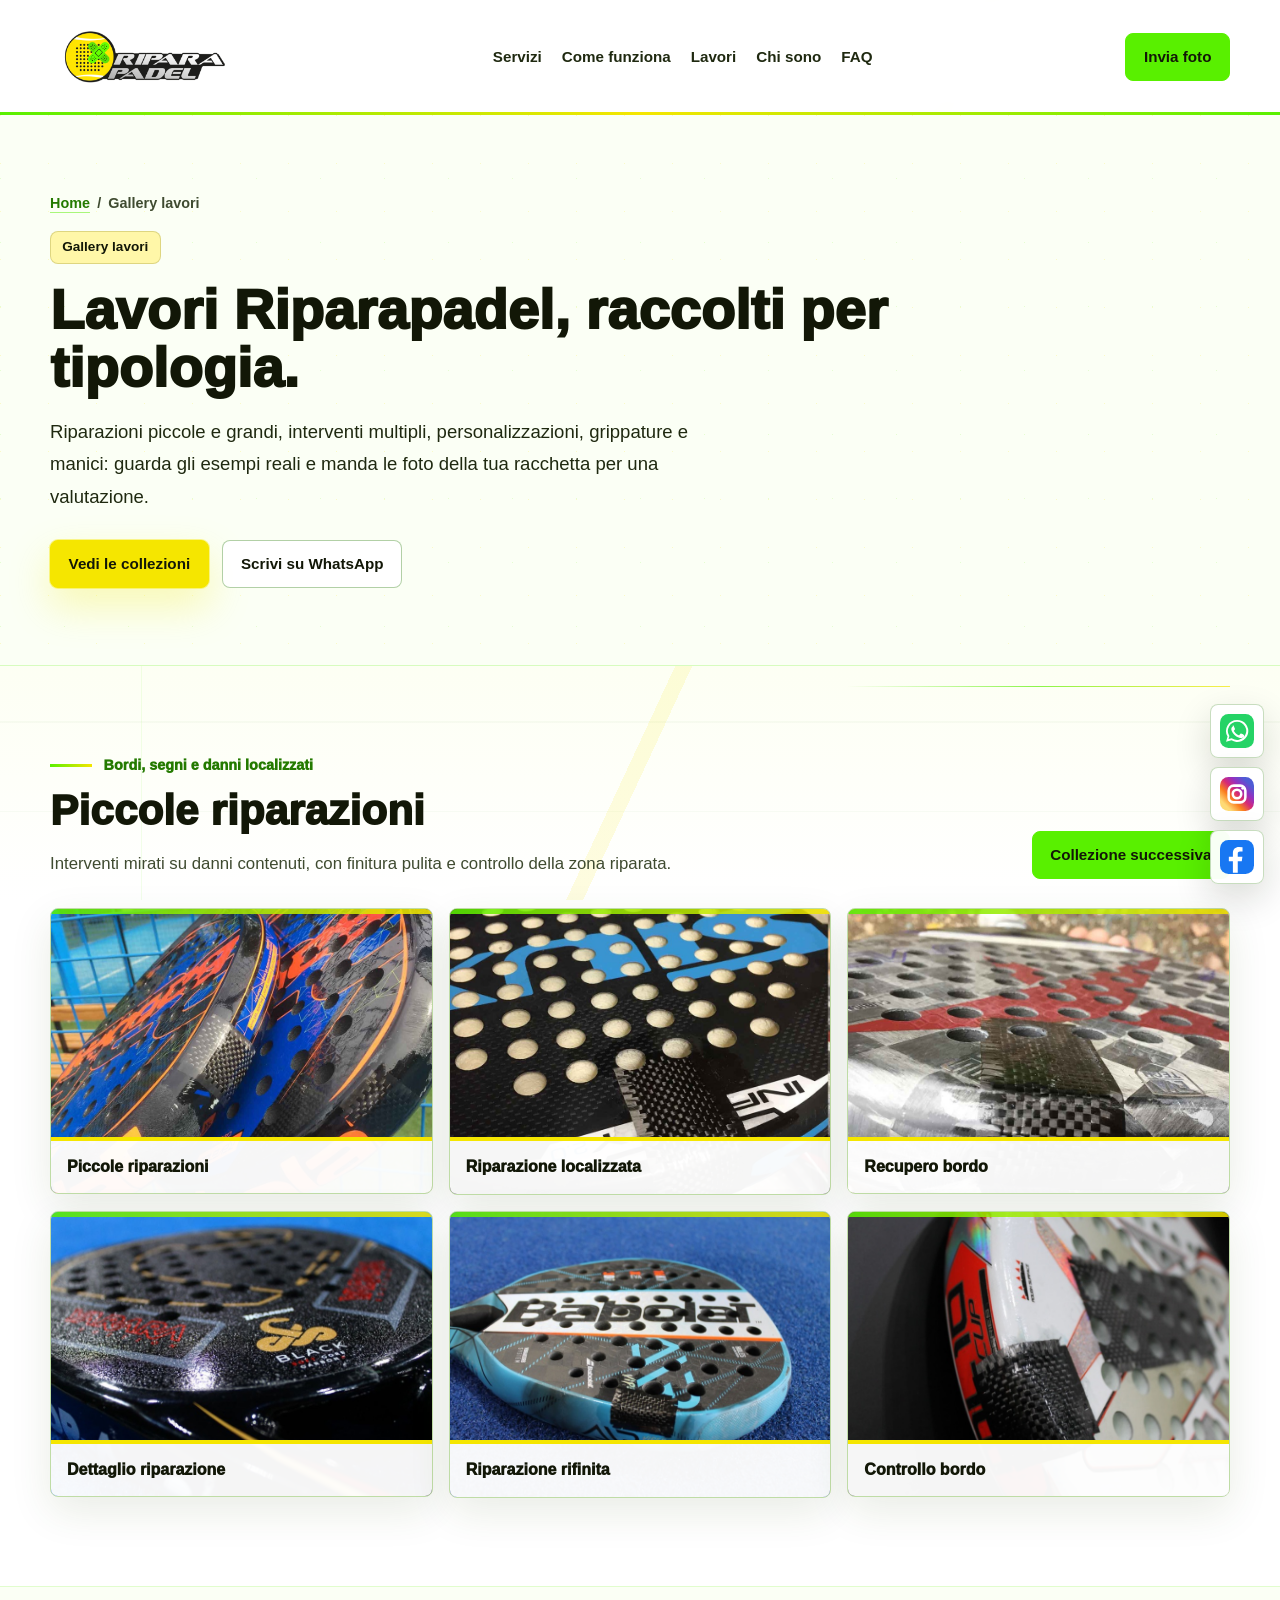
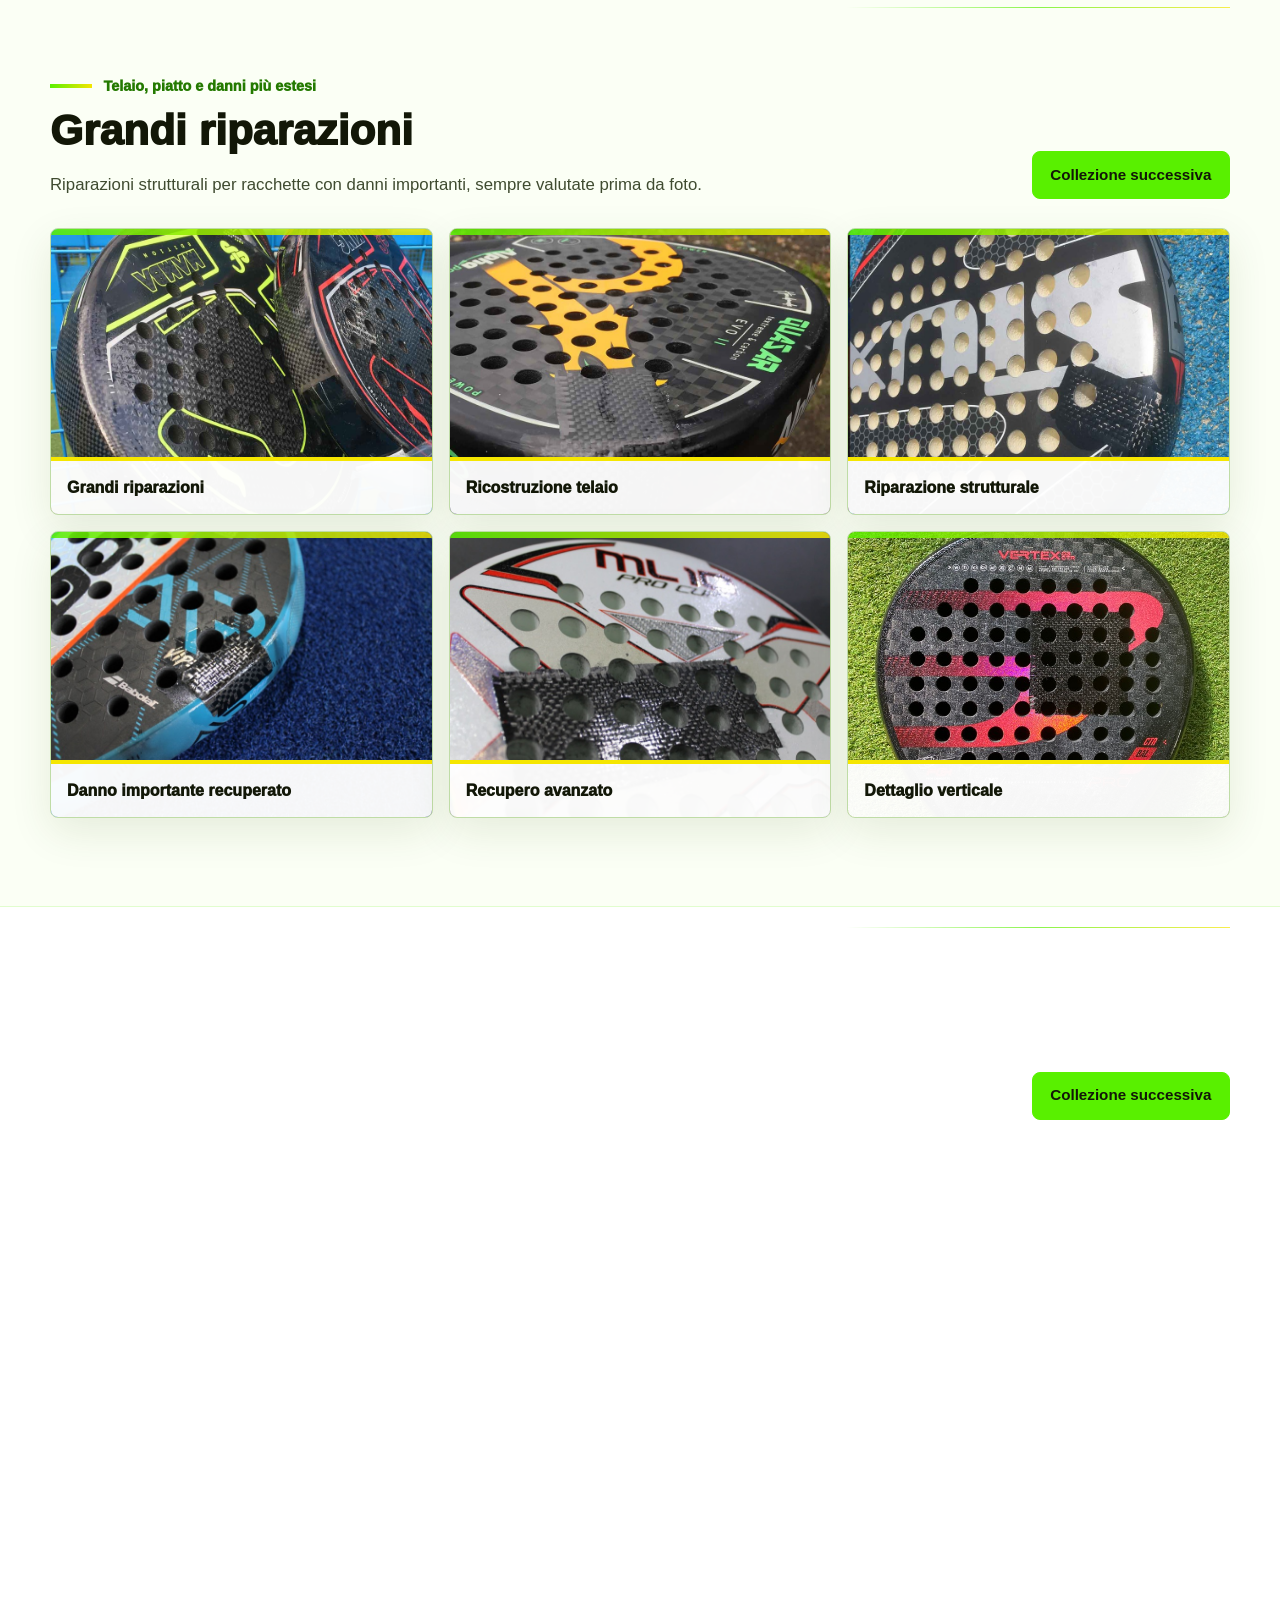
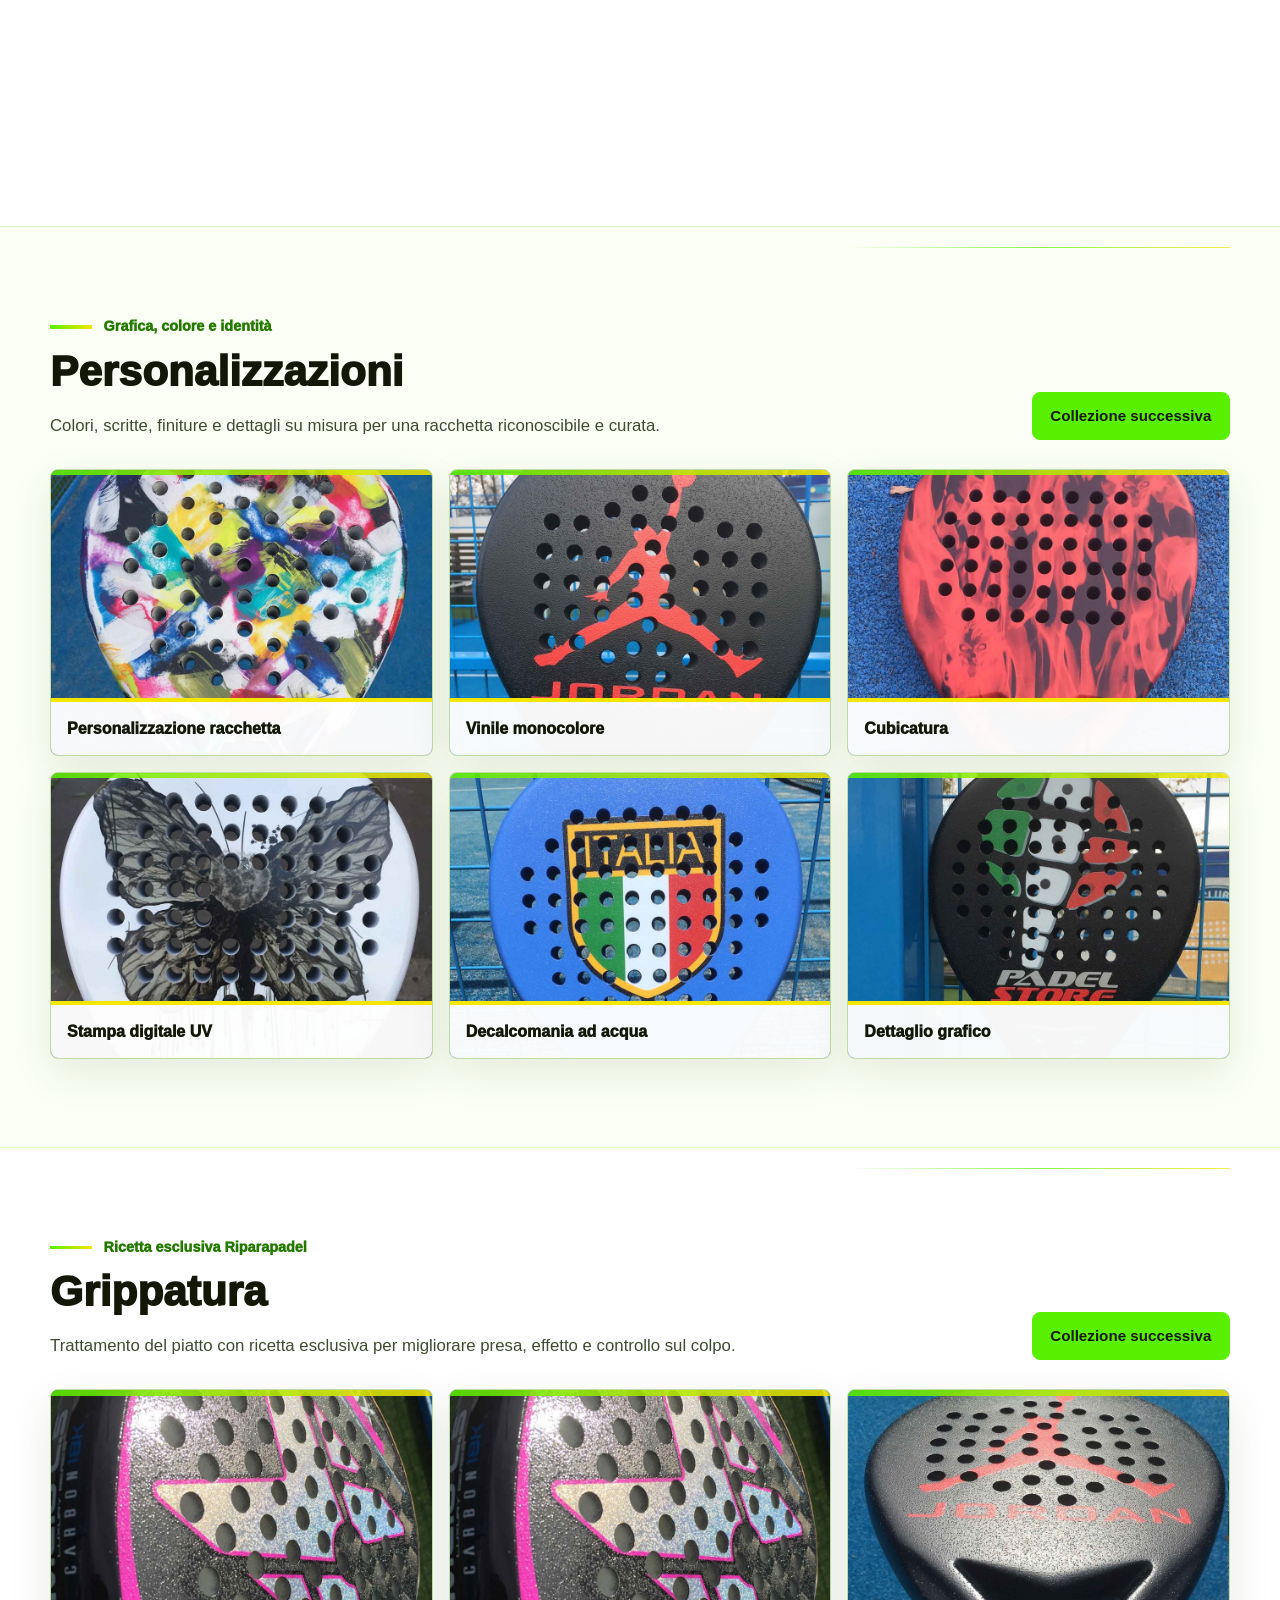
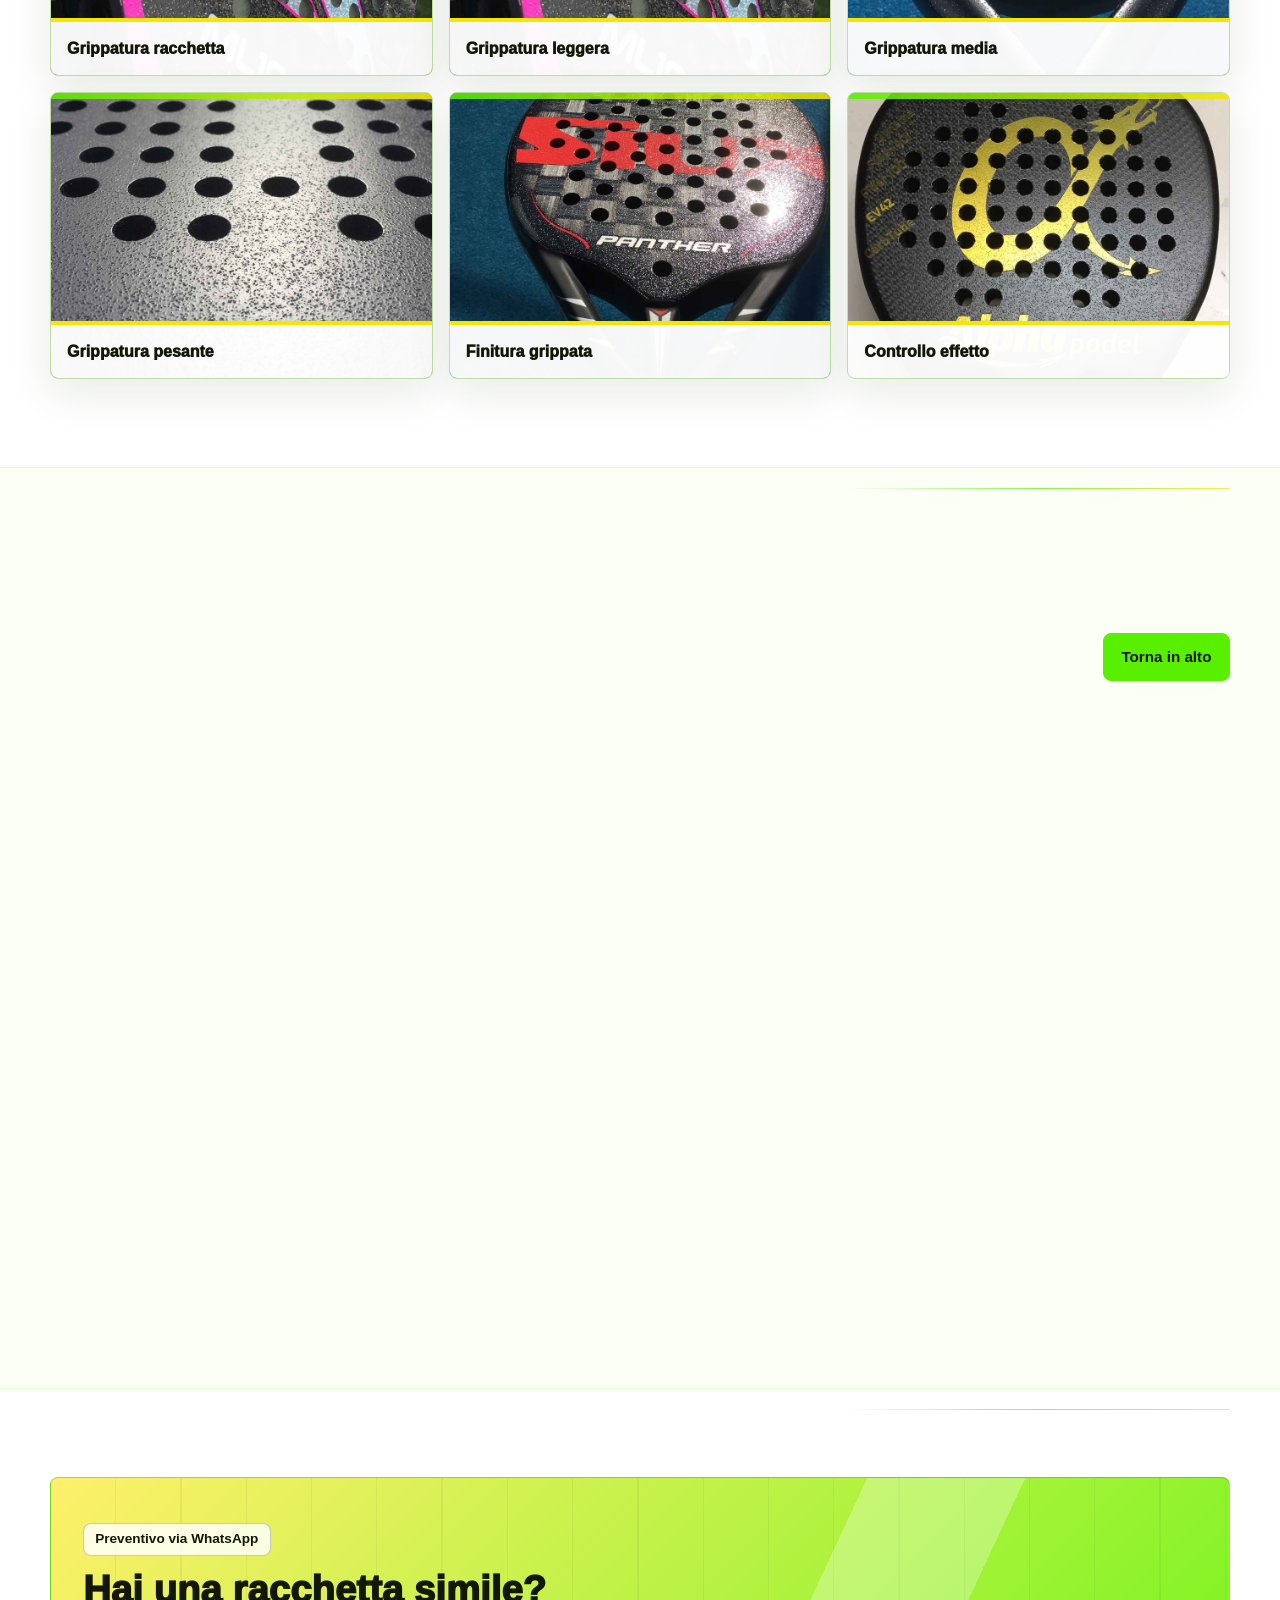
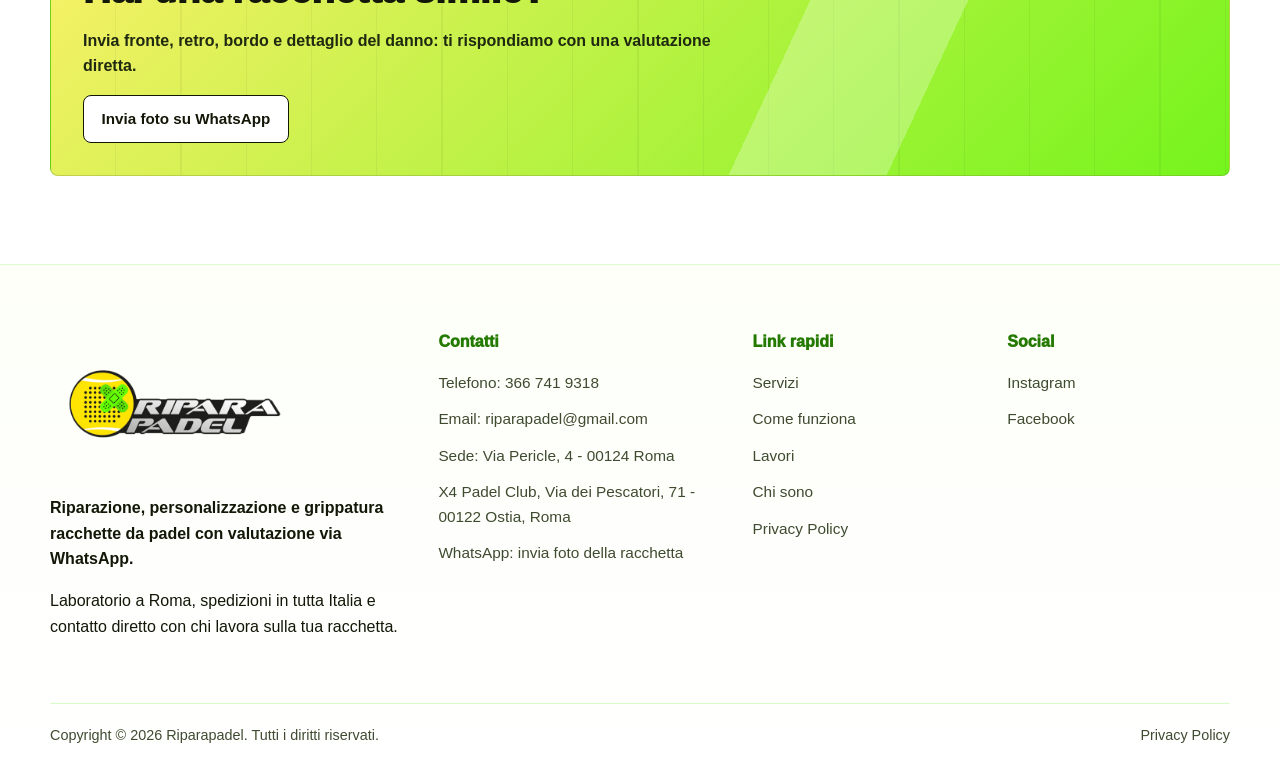
<file: lavori.html>
<!doctype html>
<html lang="it">
  <head>
    <meta charset="UTF-8" />
    <meta name="viewport" content="width=device-width, initial-scale=1.0" />
    <meta
      name="description"
      content="Gallery lavori Riparapadel: esempi reali di riparazioni racchette padel, personalizzazioni, grippatura e interventi sui manici."
    />
    <meta name="author" content="Riparapadel di Massimiliano Raybaudi Massilia" />
    <meta name="robots" content="index, follow, max-image-preview:large" />
    <meta name="theme-color" content="#ffffff" />
    <link rel="canonical" href="https://www.riparazioneracchettepadel.it/lavori.html" />
    <link rel="icon" type="image/svg+xml" href="assets/icons/favicon.svg" />
    <link rel="stylesheet" href="assets/styles/main.css" />
    <meta property="og:type" content="website" />
    <meta property="og:locale" content="it_IT" />
    <meta property="og:site_name" content="Riparapadel" />
    <meta property="og:title" content="Gallery lavori Riparapadel | Riparazioni racchette padel" />
    <meta
      property="og:description"
      content="Guarda riparazioni, personalizzazioni, grippature e interventi reali sulle racchette da padel lavorate da Riparapadel."
    />
    <meta property="og:url" content="https://www.riparazioneracchettepadel.it/lavori.html" />
    <meta property="og:image" content="https://www.riparazioneracchettepadel.it/assets/media/images/official/Riparazioni_racchette_padel_grandi.jpg" />
    <meta property="og:image:alt" content="Gallery lavori Riparapadel su racchette da padel" />
    <meta property="og:image:width" content="900" />
    <meta property="og:image:height" content="900" />
    <meta name="twitter:card" content="summary_large_image" />
    <meta name="twitter:title" content="Gallery lavori Riparapadel" />
    <meta
      name="twitter:description"
      content="Esempi reali di riparazione, personalizzazione e grippatura racchette padel."
    />
    <meta name="twitter:image" content="https://www.riparazioneracchettepadel.it/assets/media/images/official/Riparazioni_racchette_padel_grandi.jpg" />
    <title>Gallery lavori racchette padel | Riparapadel</title>
    <script type="application/ld+json">
      {
        "@context": "https://schema.org",
        "@graph": [
          {
            "@type": "CollectionPage",
            "@id": "https://www.riparazioneracchettepadel.it/lavori.html#webpage",
            "url": "https://www.riparazioneracchettepadel.it/lavori.html",
            "name": "Gallery lavori racchette padel | Riparapadel",
            "description": "Gallery lavori Riparapadel: esempi reali di riparazioni racchette padel, personalizzazioni, grippatura e interventi sui manici.",
            "inLanguage": "it-IT",
            "isPartOf": {
              "@id": "https://www.riparazioneracchettepadel.it/#website"
            },
            "about": {
              "@id": "https://www.riparazioneracchettepadel.it/#business"
            }
          },
          {
            "@type": "BreadcrumbList",
            "@id": "https://www.riparazioneracchettepadel.it/lavori.html#breadcrumb",
            "itemListElement": [
              {
                "@type": "ListItem",
                "position": 1,
                "name": "Home",
                "item": "https://www.riparazioneracchettepadel.it/"
              },
              {
                "@type": "ListItem",
                "position": 2,
                "name": "Gallery lavori",
                "item": "https://www.riparazioneracchettepadel.it/lavori.html"
              }
            ]
          }
        ]
      }
    </script>
  </head>
  <body>
    <a class="skip-link" href="#contenuto">Vai al contenuto</a>

    <header class="site-header">
      <div class="header-inner">
        <a class="logo" href="index.html" aria-label="Riparapadel home">
          <img src="assets/media/brand/riparapadel-logo-site.png" alt="Logo Riparapadel" width="640" height="385" />
        </a>
        <nav class="main-nav" id="menu" data-main-nav aria-label="Navigazione principale">
          <a href="index.html#servizi">Servizi</a>
          <a href="index.html#come-funziona">Come funziona</a>
          <a href="index.html#lavori">Lavori</a>
          <a href="index.html#chi-sono">Chi sono</a>
          <a href="index.html#faq">FAQ</a>
        </nav>
        <div class="header-actions">
          <a
            class="btn btn-secondary"
            href="https://wa.me/393667419318?text=Ciao%20Riparapadel%2C%20vorrei%20un%20preventivo%20per%20la%20mia%20racchetta%20da%20padel.%20Vi%20invio%20foto%20e%20dettagli."
            target="_blank"
            rel="noreferrer"
          >
            Invia foto
          </a>
          <button class="menu-toggle" type="button" data-menu-toggle aria-controls="menu" aria-expanded="false">
            Menu
          </button>
        </div>
      </div>
    </header>

    <main id="contenuto">
      <section class="page-hero">
        <div class="container">
          <nav class="breadcrumbs" aria-label="Breadcrumb">
            <a href="index.html">Home</a>
            <span aria-hidden="true">/</span>
            <span>Gallery lavori</span>
          </nav>
          <span class="badge">Gallery lavori</span>
          <h1>Lavori Riparapadel, raccolti per tipologia.</h1>
          <p>
            Riparazioni piccole e grandi, interventi multipli, personalizzazioni, grippature e manici:
            guarda gli esempi reali e manda le foto della tua racchetta per una valutazione.
          </p>
          <div class="section-actions">
            <a class="btn btn-primary" href="#piccole-riparazioni">Vedi le collezioni</a>
            <a
              class="btn btn-ghost"
              href="https://wa.me/393667419318?text=Ciao%20Riparapadel%2C%20vorrei%20una%20valutazione%20per%20la%20mia%20racchetta%20da%20padel.%20Posso%20inviare%20le%20foto%3F"
              target="_blank"
              rel="noreferrer"
            >
              Scrivi su WhatsApp
            </a>
          </div>
        </div>
      </section>

      <section class="section work-section" id="piccole-riparazioni">
        <div class="container">
          <div class="work-header">
            <div class="section-heading">
              <p class="eyebrow">Bordi, segni e danni localizzati</p>
              <h2 class="section-title">Piccole riparazioni</h2>
              <p class="section-copy">Interventi mirati su danni contenuti, con finitura pulita e controllo della zona riparata.</p>
            </div>
            <a class="btn btn-secondary" href="#grandi-riparazioni">Collezione successiva</a>
          </div>
          <div class="work-grid">
            <article class="card work-card"><button type="button" data-lightbox-src="assets/media/images/official/Riparazioni_racchette_padel_piccole.jpg" data-lightbox-title="Piccole riparazioni" data-lightbox-alt="Esempio ufficiale Riparapadel di piccole riparazioni su racchetta da padel"><figure><img src="assets/media/images/official/Riparazioni_racchette_padel_piccole.jpg" alt="Esempio ufficiale Riparapadel di piccole riparazioni su racchetta da padel" width="900" height="900" loading="lazy" /><figcaption>Piccole riparazioni</figcaption></figure></button></article>
            <article class="card work-card"><button type="button" data-lightbox-src="assets/media/images/official/riparazione_racchette_padel_lavori_1.jpg" data-lightbox-title="Riparazione localizzata" data-lightbox-alt="Lavoro ufficiale Riparapadel su danno localizzato della racchetta"><figure><img src="assets/media/images/official/riparazione_racchette_padel_lavori_1.jpg" alt="Lavoro ufficiale Riparapadel su danno localizzato della racchetta" width="900" height="900" loading="lazy" /><figcaption>Riparazione localizzata</figcaption></figure></button></article>
            <article class="card work-card"><button type="button" data-lightbox-src="assets/media/images/official/riparazione_racchette_padel_lavori_2.jpg" data-lightbox-title="Recupero bordo" data-lightbox-alt="Recupero del bordo di una racchetta da padel Riparapadel"><figure><img src="assets/media/images/official/riparazione_racchette_padel_lavori_2.jpg" alt="Recupero del bordo di una racchetta da padel Riparapadel" width="900" height="900" loading="lazy" /><figcaption>Recupero bordo</figcaption></figure></button></article>
            <article class="card work-card"><button type="button" data-lightbox-src="assets/media/images/official/b177597b-5412-4441-ad07-131d7bdf964f.jpg" data-lightbox-title="Dettaglio riparazione" data-lightbox-alt="Dettaglio di lavorazione Riparapadel su racchetta da padel"><figure><img src="assets/media/images/official/b177597b-5412-4441-ad07-131d7bdf964f.jpg" alt="Dettaglio di lavorazione Riparapadel su racchetta da padel" width="900" height="600" loading="lazy" /><figcaption>Dettaglio riparazione</figcaption></figure></button></article>
            <article class="card work-card"><button type="button" data-lightbox-src="assets/media/images/official/8f34616d-9382-4f47-95cb-0f5735f9436f.jpg" data-lightbox-title="Riparazione rifinita" data-lightbox-alt="Riparazione rifinita su racchetta da padel Riparapadel"><figure><img src="assets/media/images/official/8f34616d-9382-4f47-95cb-0f5735f9436f.jpg" alt="Riparazione rifinita su racchetta da padel Riparapadel" width="900" height="600" loading="lazy" /><figcaption>Riparazione rifinita</figcaption></figure></button></article>
            <article class="card work-card"><button type="button" data-lightbox-src="assets/media/images/official/5ebe00ea-de50-473b-a6cd-34fc86c53258.jpg" data-lightbox-title="Controllo bordo" data-lightbox-alt="Controllo del bordo dopo intervento Riparapadel"><figure><img src="assets/media/images/official/5ebe00ea-de50-473b-a6cd-34fc86c53258.jpg" alt="Controllo del bordo dopo intervento Riparapadel" width="900" height="600" loading="lazy" /><figcaption>Controllo bordo</figcaption></figure></button></article>
          </div>
        </div>
      </section>

      <section class="section section-alt work-section" id="grandi-riparazioni">
        <div class="container">
          <div class="work-header">
            <div class="section-heading">
              <p class="eyebrow">Telaio, piatto e danni più estesi</p>
              <h2 class="section-title">Grandi riparazioni</h2>
              <p class="section-copy">Riparazioni strutturali per racchette con danni importanti, sempre valutate prima da foto.</p>
            </div>
            <a class="btn btn-secondary" href="#riparazioni-multiple">Collezione successiva</a>
          </div>
          <div class="work-grid">
            <article class="card work-card"><button type="button" data-lightbox-src="assets/media/images/official/Riparazioni_racchette_padel_grandi.jpg" data-lightbox-title="Grandi riparazioni" data-lightbox-alt="Esempio ufficiale Riparapadel di grande riparazione su racchetta da padel"><figure><img src="assets/media/images/official/Riparazioni_racchette_padel_grandi.jpg" alt="Esempio ufficiale Riparapadel di grande riparazione su racchetta da padel" width="900" height="900" loading="lazy" /><figcaption>Grandi riparazioni</figcaption></figure></button></article>
            <article class="card work-card"><button type="button" data-lightbox-src="assets/media/images/official/riparazione_racchette_padel_lavori_3.jpg" data-lightbox-title="Ricostruzione telaio" data-lightbox-alt="Ricostruzione tecnica del telaio di una racchetta da padel"><figure><img src="assets/media/images/official/riparazione_racchette_padel_lavori_3.jpg" alt="Ricostruzione tecnica del telaio di una racchetta da padel" width="900" height="900" loading="lazy" /><figcaption>Ricostruzione telaio</figcaption></figure></button></article>
            <article class="card work-card"><button type="button" data-lightbox-src="assets/media/images/official/riparazione_racchette_padel_lavori_4.jpg" data-lightbox-title="Riparazione strutturale" data-lightbox-alt="Riparazione strutturale Riparapadel su racchetta danneggiata"><figure><img src="assets/media/images/official/riparazione_racchette_padel_lavori_4.jpg" alt="Riparazione strutturale Riparapadel su racchetta danneggiata" width="900" height="900" loading="lazy" /><figcaption>Riparazione strutturale</figcaption></figure></button></article>
            <article class="card work-card"><button type="button" data-lightbox-src="assets/media/images/official/ad9ece70-741c-4edf-b73a-c84b62bc6215.jpg" data-lightbox-title="Danno importante recuperato" data-lightbox-alt="Racchetta da padel con danno importante recuperata da Riparapadel"><figure><img src="assets/media/images/official/ad9ece70-741c-4edf-b73a-c84b62bc6215.jpg" alt="Racchetta da padel con danno importante recuperata da Riparapadel" width="900" height="600" loading="lazy" /><figcaption>Danno importante recuperato</figcaption></figure></button></article>
            <article class="card work-card"><button type="button" data-lightbox-src="assets/media/images/official/ca4c690f-306e-41b2-8af7-ee76b02bd45d.jpg" data-lightbox-title="Recupero avanzato" data-lightbox-alt="Recupero avanzato su racchetta da padel danneggiata"><figure><img src="assets/media/images/official/ca4c690f-306e-41b2-8af7-ee76b02bd45d.jpg" alt="Recupero avanzato su racchetta da padel danneggiata" width="900" height="600" loading="lazy" /><figcaption>Recupero avanzato</figcaption></figure></button></article>
            <article class="card work-card"><button type="button" data-lightbox-src="assets/media/images/official/7d0b11f3-67a9-4bad-9571-d5fde8f9dae9.jpg" data-lightbox-title="Dettaglio verticale" data-lightbox-alt="Dettaglio verticale di una lavorazione tecnica Riparapadel"><figure><img src="assets/media/images/official/7d0b11f3-67a9-4bad-9571-d5fde8f9dae9.jpg" alt="Dettaglio verticale di una lavorazione tecnica Riparapadel" width="675" height="900" loading="lazy" /><figcaption>Dettaglio verticale</figcaption></figure></button></article>
          </div>
        </div>
      </section>

      <section class="section work-section" id="riparazioni-multiple">
        <div class="container">
          <div class="work-header">
            <div class="section-heading">
              <p class="eyebrow">Più punti, una sola valutazione</p>
              <h2 class="section-title">Riparazioni multiple</h2>
              <p class="section-copy">Quando la racchetta presenta più danni, il lavoro viene pianificato per recuperare struttura e durata.</p>
            </div>
            <a class="btn btn-secondary" href="#personalizzazioni">Collezione successiva</a>
          </div>
          <div class="work-grid">
            <article class="card work-card"><button type="button" data-lightbox-src="assets/media/images/official/Riparazioni_multiple_racchette_padel.jpg" data-lightbox-title="Riparazioni multiple" data-lightbox-alt="Esempio ufficiale Riparapadel di riparazioni multiple su racchetta da padel"><figure><img src="assets/media/images/official/Riparazioni_multiple_racchette_padel.jpg" alt="Esempio ufficiale Riparapadel di riparazioni multiple su racchetta da padel" width="900" height="900" loading="lazy" /><figcaption>Riparazioni multiple</figcaption></figure></button></article>
            <article class="card work-card"><button type="button" data-lightbox-src="assets/media/images/official/riparazione_racchette_padel_lavori_5.jpg" data-lightbox-title="Intervento multiplo" data-lightbox-alt="Intervento multiplo su racchetta da padel Riparapadel"><figure><img src="assets/media/images/official/riparazione_racchette_padel_lavori_5.jpg" alt="Intervento multiplo su racchetta da padel Riparapadel" width="900" height="900" loading="lazy" /><figcaption>Intervento multiplo</figcaption></figure></button></article>
            <article class="card work-card"><button type="button" data-lightbox-src="assets/media/images/official/riparazione_racchette_padel_lavori_6.jpg" data-lightbox-title="Riparazione combinata" data-lightbox-alt="Riparazione combinata su telaio e bordo della racchetta"><figure><img src="assets/media/images/official/riparazione_racchette_padel_lavori_6.jpg" alt="Riparazione combinata su telaio e bordo della racchetta" width="900" height="900" loading="lazy" /><figcaption>Riparazione combinata</figcaption></figure></button></article>
            <article class="card work-card"><button type="button" data-lightbox-src="assets/media/images/official/e7356a77-3bb5-4565-acc6-f00c75a3e38b.jpg" data-lightbox-title="Lavorazione su più zone" data-lightbox-alt="Lavorazione Riparapadel su più zone della racchetta"><figure><img src="assets/media/images/official/e7356a77-3bb5-4565-acc6-f00c75a3e38b.jpg" alt="Lavorazione Riparapadel su più zone della racchetta" width="900" height="600" loading="lazy" /><figcaption>Lavorazione su più zone</figcaption></figure></button></article>
            <article class="card work-card"><button type="button" data-lightbox-src="assets/media/images/official/1aadb71d-2f82-44e2-b800-809073dc9930.jpg" data-lightbox-title="Set in lavorazione" data-lightbox-alt="Racchette da padel in lavorazione presso Riparapadel"><figure><img src="assets/media/images/official/1aadb71d-2f82-44e2-b800-809073dc9930.jpg" alt="Racchette da padel in lavorazione presso Riparapadel" width="900" height="600" loading="lazy" /><figcaption>Set in lavorazione</figcaption></figure></button></article>
            <article class="card work-card"><button type="button" data-lightbox-src="assets/media/images/official/6192ff1b-395c-4ec9-b601-ffbbb9b9e4d8.jpg" data-lightbox-title="Interventi coordinati" data-lightbox-alt="Interventi coordinati su più racchette da padel"><figure><img src="assets/media/images/official/6192ff1b-395c-4ec9-b601-ffbbb9b9e4d8.jpg" alt="Interventi coordinati su più racchette da padel" width="900" height="602" loading="lazy" /><figcaption>Interventi coordinati</figcaption></figure></button></article>
          </div>
        </div>
      </section>

      <section class="section section-alt work-section" id="personalizzazioni">
        <div class="container">
          <div class="work-header">
            <div class="section-heading">
              <p class="eyebrow">Grafica, colore e identità</p>
              <h2 class="section-title">Personalizzazioni</h2>
              <p class="section-copy">Colori, scritte, finiture e dettagli su misura per una racchetta riconoscibile e curata.</p>
            </div>
            <a class="btn btn-secondary" href="#grippatura">Collezione successiva</a>
          </div>
          <div class="work-grid">
            <article class="card work-card"><button type="button" data-lightbox-src="assets/media/images/official/Personalizzazione_racchette_padel-1.jpg" data-lightbox-title="Personalizzazione racchetta" data-lightbox-alt="Esempio ufficiale Riparapadel di personalizzazione racchetta da padel"><figure><img src="assets/media/images/official/Personalizzazione_racchette_padel-1.jpg" alt="Esempio ufficiale Riparapadel di personalizzazione racchetta da padel" width="900" height="900" loading="lazy" /><figcaption>Personalizzazione racchetta</figcaption></figure></button></article>
            <article class="card work-card"><button type="button" data-lightbox-src="assets/media/images/official/personalizzazione_racchette_padel_lavori_1.jpg" data-lightbox-title="Vinile monocolore" data-lightbox-alt="Personalizzazione con vinile monocolore su racchetta da padel"><figure><img src="assets/media/images/official/personalizzazione_racchette_padel_lavori_1.jpg" alt="Personalizzazione con vinile monocolore su racchetta da padel" width="900" height="900" loading="lazy" /><figcaption>Vinile monocolore</figcaption></figure></button></article>
            <article class="card work-card"><button type="button" data-lightbox-src="assets/media/images/official/personalizzazione_racchette_padel_lavori_2.jpg" data-lightbox-title="Cubicatura" data-lightbox-alt="Personalizzazione con cubicatura su racchetta da padel"><figure><img src="assets/media/images/official/personalizzazione_racchette_padel_lavori_2.jpg" alt="Personalizzazione con cubicatura su racchetta da padel" width="900" height="900" loading="lazy" /><figcaption>Cubicatura</figcaption></figure></button></article>
            <article class="card work-card"><button type="button" data-lightbox-src="assets/media/images/official/personalizzazione_racchette_padel_lavori_8.jpg" data-lightbox-title="Stampa digitale UV" data-lightbox-alt="Personalizzazione con stampa digitale UV su racchetta da padel"><figure><img src="assets/media/images/official/personalizzazione_racchette_padel_lavori_8.jpg" alt="Personalizzazione con stampa digitale UV su racchetta da padel" width="900" height="900" loading="lazy" /><figcaption>Stampa digitale UV</figcaption></figure></button></article>
            <article class="card work-card"><button type="button" data-lightbox-src="assets/media/images/official/personalizzazione_racchette_padel_lavori_15.jpg" data-lightbox-title="Decalcomania ad acqua" data-lightbox-alt="Personalizzazione con decalcomania ad acqua su racchetta da padel"><figure><img src="assets/media/images/official/personalizzazione_racchette_padel_lavori_15.jpg" alt="Personalizzazione con decalcomania ad acqua su racchetta da padel" width="900" height="900" loading="lazy" /><figcaption>Decalcomania ad acqua</figcaption></figure></button></article>
            <article class="card work-card"><button type="button" data-lightbox-src="assets/media/images/official/personalizzazione_racchette_padel_lavori_10.jpg" data-lightbox-title="Dettaglio grafico" data-lightbox-alt="Dettaglio grafico personalizzato su racchetta da padel"><figure><img src="assets/media/images/official/personalizzazione_racchette_padel_lavori_10.jpg" alt="Dettaglio grafico personalizzato su racchetta da padel" width="900" height="900" loading="lazy" /><figcaption>Dettaglio grafico</figcaption></figure></button></article>
          </div>
        </div>
      </section>

      <section class="section work-section" id="grippatura">
        <div class="container">
          <div class="work-header">
            <div class="section-heading">
              <p class="eyebrow">Ricetta esclusiva Riparapadel</p>
              <h2 class="section-title">Grippatura</h2>
              <p class="section-copy">Trattamento del piatto con ricetta esclusiva per migliorare presa, effetto e controllo sul colpo.</p>
            </div>
            <a class="btn btn-secondary" href="#manici">Collezione successiva</a>
          </div>
          <div class="work-grid">
            <article class="card work-card"><button type="button" data-lightbox-src="assets/media/images/official/Grippatura.jpg" data-lightbox-title="Grippatura racchetta" data-lightbox-alt="Esempio ufficiale Riparapadel di grippatura racchetta da padel"><figure><img src="assets/media/images/official/Grippatura.jpg" alt="Esempio ufficiale Riparapadel di grippatura racchetta da padel" width="900" height="900" loading="lazy" /><figcaption>Grippatura racchetta</figcaption></figure></button></article>
            <article class="card work-card"><button type="button" data-lightbox-src="assets/media/images/official/grippatura_racchette_padel.jpg" data-lightbox-title="Grippatura leggera" data-lightbox-alt="Grippatura tecnica su piatto racchetta da padel"><figure><img src="assets/media/images/official/grippatura_racchette_padel.jpg" alt="Grippatura tecnica su piatto racchetta da padel" width="900" height="900" loading="lazy" /><figcaption>Grippatura leggera</figcaption></figure></button></article>
            <article class="card work-card"><button type="button" data-lightbox-src="assets/media/images/official/grippatura_racchette_padel_2.jpg" data-lightbox-title="Grippatura media" data-lightbox-alt="Dettaglio di grippatura media su racchetta da padel"><figure><img src="assets/media/images/official/grippatura_racchette_padel_2.jpg" alt="Dettaglio di grippatura media su racchetta da padel" width="900" height="900" loading="lazy" /><figcaption>Grippatura media</figcaption></figure></button></article>
            <article class="card work-card"><button type="button" data-lightbox-src="assets/media/images/official/grippatura_racchette_padel_3.jpg" data-lightbox-title="Grippatura pesante" data-lightbox-alt="Dettaglio di grippatura più marcata su racchetta da padel"><figure><img src="assets/media/images/official/grippatura_racchette_padel_3.jpg" alt="Dettaglio di grippatura più marcata su racchetta da padel" width="900" height="900" loading="lazy" /><figcaption>Grippatura pesante</figcaption></figure></button></article>
            <article class="card work-card"><button type="button" data-lightbox-src="assets/media/images/official/grippatura_racchette_padel_4.jpg" data-lightbox-title="Finitura grippata" data-lightbox-alt="Finitura grippata su racchetta da padel Riparapadel"><figure><img src="assets/media/images/official/grippatura_racchette_padel_4.jpg" alt="Finitura grippata su racchetta da padel Riparapadel" width="900" height="900" loading="lazy" /><figcaption>Finitura grippata</figcaption></figure></button></article>
            <article class="card work-card"><button type="button" data-lightbox-src="assets/media/images/official/grippatura_racchette_padel_5.jpg" data-lightbox-title="Controllo effetto" data-lightbox-alt="Trattamento di grippatura per migliorare effetto e controllo"><figure><img src="assets/media/images/official/grippatura_racchette_padel_5.jpg" alt="Trattamento di grippatura per migliorare effetto e controllo" width="900" height="900" loading="lazy" /><figcaption>Controllo effetto</figcaption></figure></button></article>
          </div>
        </div>
      </section>

      <section class="section section-alt work-section" id="manici">
        <div class="container">
          <div class="work-header">
            <div class="section-heading">
              <p class="eyebrow">Impugnatura, struttura e rinforzi</p>
              <h2 class="section-title">Manici</h2>
              <p class="section-copy">Interventi su manici, impugnature e rinforzi quando il problema nasce dalla presa o dalla struttura.</p>
            </div>
            <a class="btn btn-secondary" href="#contenuto">Torna in alto</a>
          </div>
          <div class="work-grid">
            <article class="card work-card"><button type="button" data-lightbox-src="assets/media/images/official/Riparazioni_manici_racchette_padel.jpg" data-lightbox-title="Riparazioni manici" data-lightbox-alt="Esempio ufficiale Riparapadel di riparazione manici racchette da padel"><figure><img src="assets/media/images/official/Riparazioni_manici_racchette_padel.jpg" alt="Esempio ufficiale Riparapadel di riparazione manici racchette da padel" width="900" height="900" loading="lazy" /><figcaption>Riparazioni manici</figcaption></figure></button></article>
            <article class="card work-card"><button type="button" data-lightbox-src="assets/media/images/official/Riparazioni_racchette_padel_medie.jpg" data-lightbox-title="Riparazione media" data-lightbox-alt="Riparazione media su racchetta da padel con controllo della struttura"><figure><img src="assets/media/images/official/Riparazioni_racchette_padel_medie.jpg" alt="Riparazione media su racchetta da padel con controllo della struttura" width="900" height="900" loading="lazy" /><figcaption>Riparazione media</figcaption></figure></button></article>
            <article class="card work-card"><button type="button" data-lightbox-src="assets/media/images/official/06f5a8e5-715d-441f-9d08-2ffccf51e885.jpg" data-lightbox-title="Dettaglio impugnatura" data-lightbox-alt="Dettaglio verticale di lavorazione su racchetta da padel"><figure><img src="assets/media/images/official/06f5a8e5-715d-441f-9d08-2ffccf51e885.jpg" alt="Dettaglio verticale di lavorazione su racchetta da padel" width="675" height="900" loading="lazy" /><figcaption>Dettaglio impugnatura</figcaption></figure></button></article>
            <article class="card work-card"><button type="button" data-lightbox-src="assets/media/images/official/101cea3f-cdec-48b2-b2db-a93d6e8ecd8c.jpg" data-lightbox-title="Controllo manico" data-lightbox-alt="Dettaglio tecnico su manico e struttura della racchetta"><figure><img src="assets/media/images/official/101cea3f-cdec-48b2-b2db-a93d6e8ecd8c.jpg" alt="Dettaglio tecnico su manico e struttura della racchetta" width="675" height="900" loading="lazy" /><figcaption>Controllo manico</figcaption></figure></button></article>
            <article class="card work-card"><button type="button" data-lightbox-src="assets/media/images/official/24e5779a-53e8-4d31-9d70-05757bba69db.jpg" data-lightbox-title="Rinforzo struttura" data-lightbox-alt="Rinforzo tecnico su struttura e impugnatura della racchetta"><figure><img src="assets/media/images/official/24e5779a-53e8-4d31-9d70-05757bba69db.jpg" alt="Rinforzo tecnico su struttura e impugnatura della racchetta" width="900" height="603" loading="lazy" /><figcaption>Rinforzo struttura</figcaption></figure></button></article>
            <article class="card work-card"><button type="button" data-lightbox-src="assets/media/images/official/bd86ffb1-3b32-4963-945d-6e0809302f58.jpg" data-lightbox-title="Lavoro su impugnatura" data-lightbox-alt="Lavoro tecnico su impugnatura di racchetta da padel"><figure><img src="assets/media/images/official/bd86ffb1-3b32-4963-945d-6e0809302f58.jpg" alt="Lavoro tecnico su impugnatura di racchetta da padel" width="900" height="600" loading="lazy" /><figcaption>Lavoro su impugnatura</figcaption></figure></button></article>
          </div>
        </div>
      </section>

      <section class="section">
        <div class="container final-cta">
          <p class="badge">Preventivo via WhatsApp</p>
          <h2>Hai una racchetta simile?</h2>
          <p>Invia fronte, retro, bordo e dettaglio del danno: ti rispondiamo con una valutazione diretta.</p>
          <a
            class="btn"
            href="https://wa.me/393667419318?text=Ciao%20Riparapadel%2C%20vorrei%20un%20preventivo%20per%20la%20mia%20racchetta%20da%20padel.%20Vi%20invio%20foto%20e%20dettagli."
            target="_blank"
            rel="noreferrer"
          >
            Invia foto su WhatsApp
          </a>
        </div>
      </section>
    </main>

    <footer class="site-footer">
      <div class="container">
        <div class="footer-grid">
          <div>
            <img class="footer-logo" src="assets/media/brand/riparapadel-logo-site.png" alt="Logo Riparapadel" width="640" height="385" loading="lazy" />
            <p><strong>Riparazione, personalizzazione e grippatura racchette da padel con valutazione via WhatsApp.</strong></p>
            <p>Laboratorio a Roma, spedizioni in tutta Italia e contatto diretto con chi lavora sulla tua racchetta.</p>
          </div>
          <div>
            <p class="footer-title">Contatti</p>
            <div class="contact-list">
              <a href="tel:+393667419318">Telefono: 366 741 9318</a>
              <a href="mailto:riparapadel@gmail.com">Email: riparapadel@gmail.com</a>
              <span>Sede: Via Pericle, 4 - 00124 Roma</span>
              <span>X4 Padel Club, Via dei Pescatori, 71 - 00122 Ostia, Roma</span>
              <a href="https://wa.me/393667419318" target="_blank" rel="noreferrer">WhatsApp: invia foto della racchetta</a>
            </div>
          </div>
          <div>
            <p class="footer-title">Link rapidi</p>
            <div class="footer-links">
              <a href="index.html#servizi">Servizi</a>
              <a href="index.html#come-funziona">Come funziona</a>
              <a href="index.html#lavori">Lavori</a>
              <a href="index.html#chi-sono">Chi sono</a>
              <a href="privacy.html">Privacy Policy</a>
            </div>
          </div>
          <div>
            <p class="footer-title">Social</p>
            <div class="footer-links">
              <a href="https://www.instagram.com/massi_padel/" target="_blank" rel="noreferrer">Instagram</a>
              <a href="https://www.facebook.com/riparapadel/" target="_blank" rel="noreferrer">Facebook</a>
            </div>
          </div>
        </div>
        <div class="footer-bottom">
          <span>Copyright © 2026 Riparapadel. Tutti i diritti riservati.</span>
          <a href="privacy.html">Privacy Policy</a>
        </div>
      </div>
    </footer>

    <nav class="floating-social" aria-label="Contatti rapidi">
      <a
        class="floating-social-link floating-whatsapp"
        href="https://wa.me/393667419318?text=Ciao%20Riparapadel%2C%20vorrei%20una%20valutazione%20per%20la%20mia%20racchetta%20da%20padel.%20Posso%20inviare%20le%20foto%3F"
        target="_blank"
        rel="noreferrer"
        aria-label="Scrivi a Riparapadel su WhatsApp"
      >
        <img src="assets/icons/whatsapp.svg" alt="" width="34" height="34" aria-hidden="true" />
      </a>
      <a
        class="floating-social-link floating-instagram"
        href="https://www.instagram.com/massi_padel/"
        target="_blank"
        rel="noreferrer"
        aria-label="Apri Instagram Riparapadel"
      >
        <img src="assets/icons/instagram.svg" alt="" width="34" height="34" aria-hidden="true" />
      </a>
      <a
        class="floating-social-link floating-facebook"
        href="https://www.facebook.com/riparapadel/"
        target="_blank"
        rel="noreferrer"
        aria-label="Apri Facebook Riparapadel"
      >
        <img src="assets/icons/facebook.svg" alt="" width="34" height="34" aria-hidden="true" />
      </a>
    </nav>

    <dialog class="lightbox" data-lightbox-dialog>
      <div class="lightbox-header">
        <strong data-lightbox-title>Lavoro Riparapadel</strong>
        <button class="close-button" type="button" data-lightbox-close>Chiudi</button>
      </div>
      <img data-lightbox-image alt="" />
    </dialog>

    <script src="assets/scripts/main.js" defer></script>
  </body>
</html>
</file>
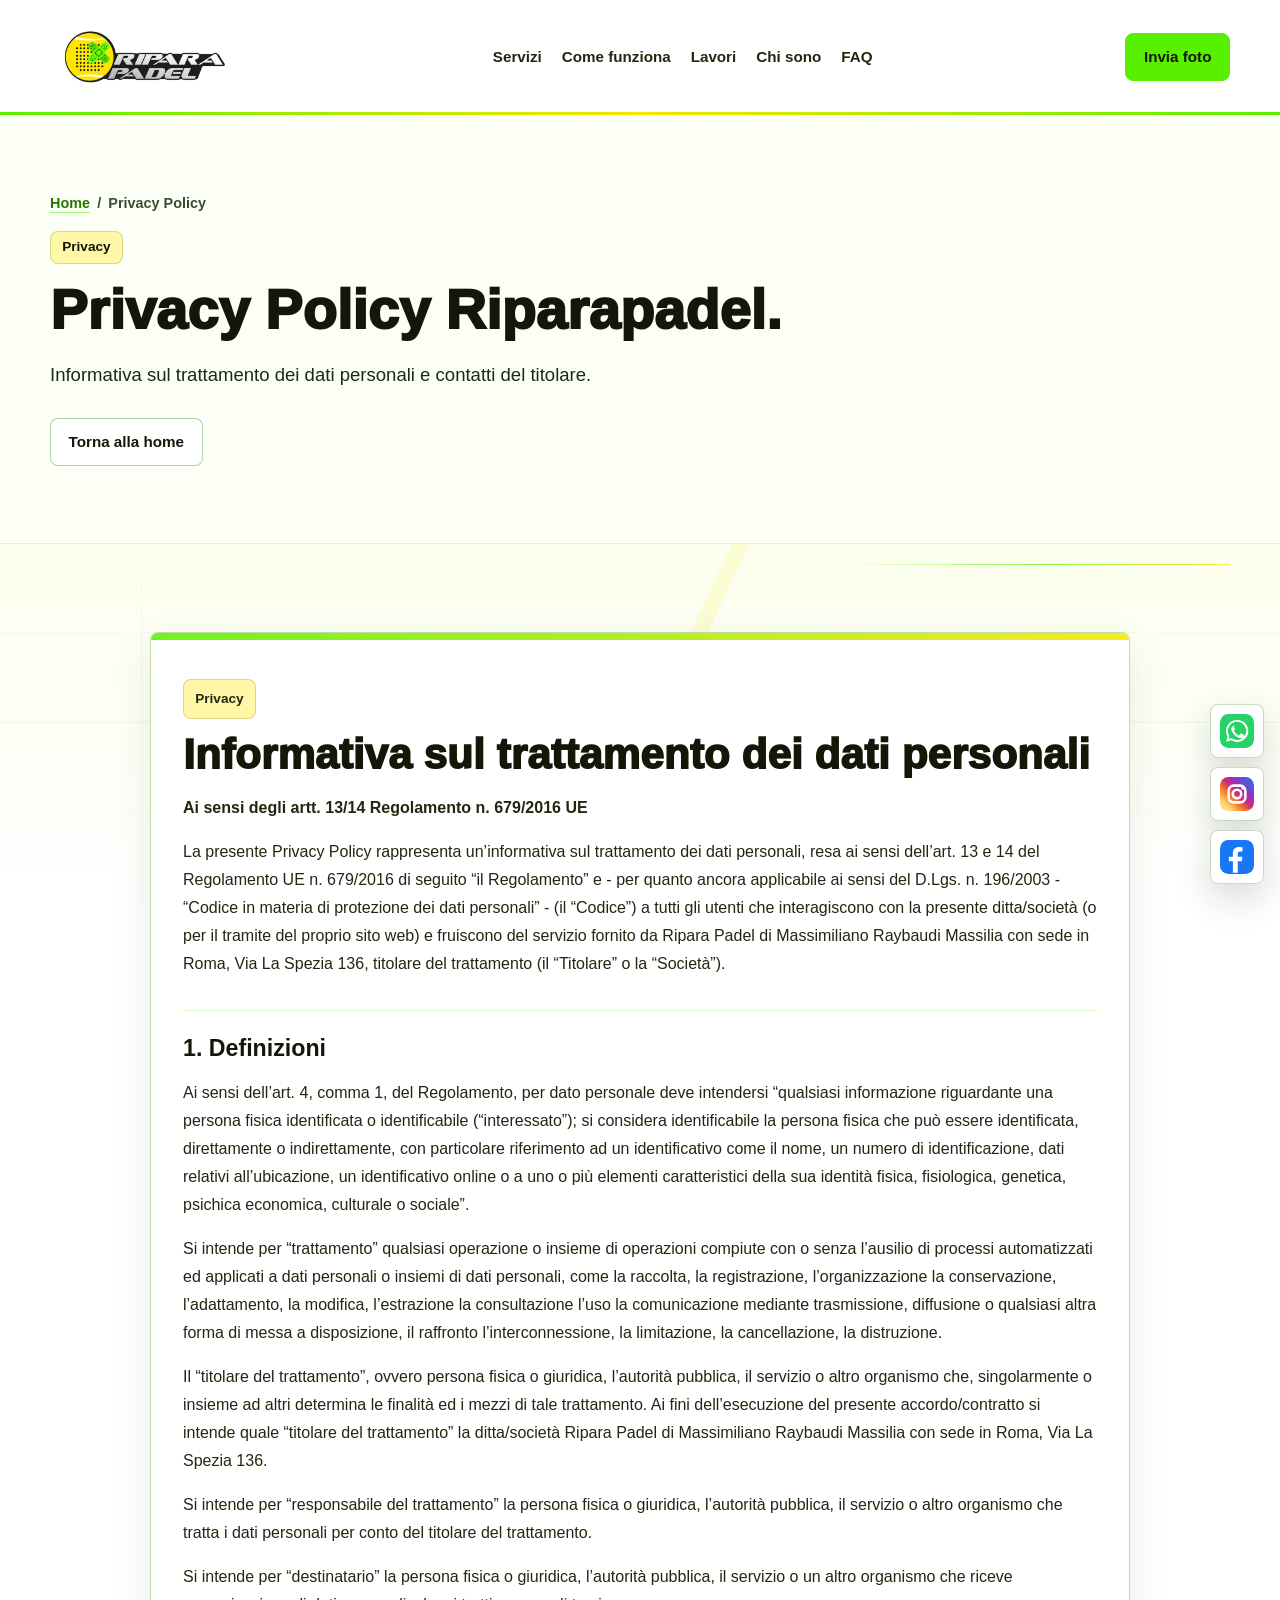
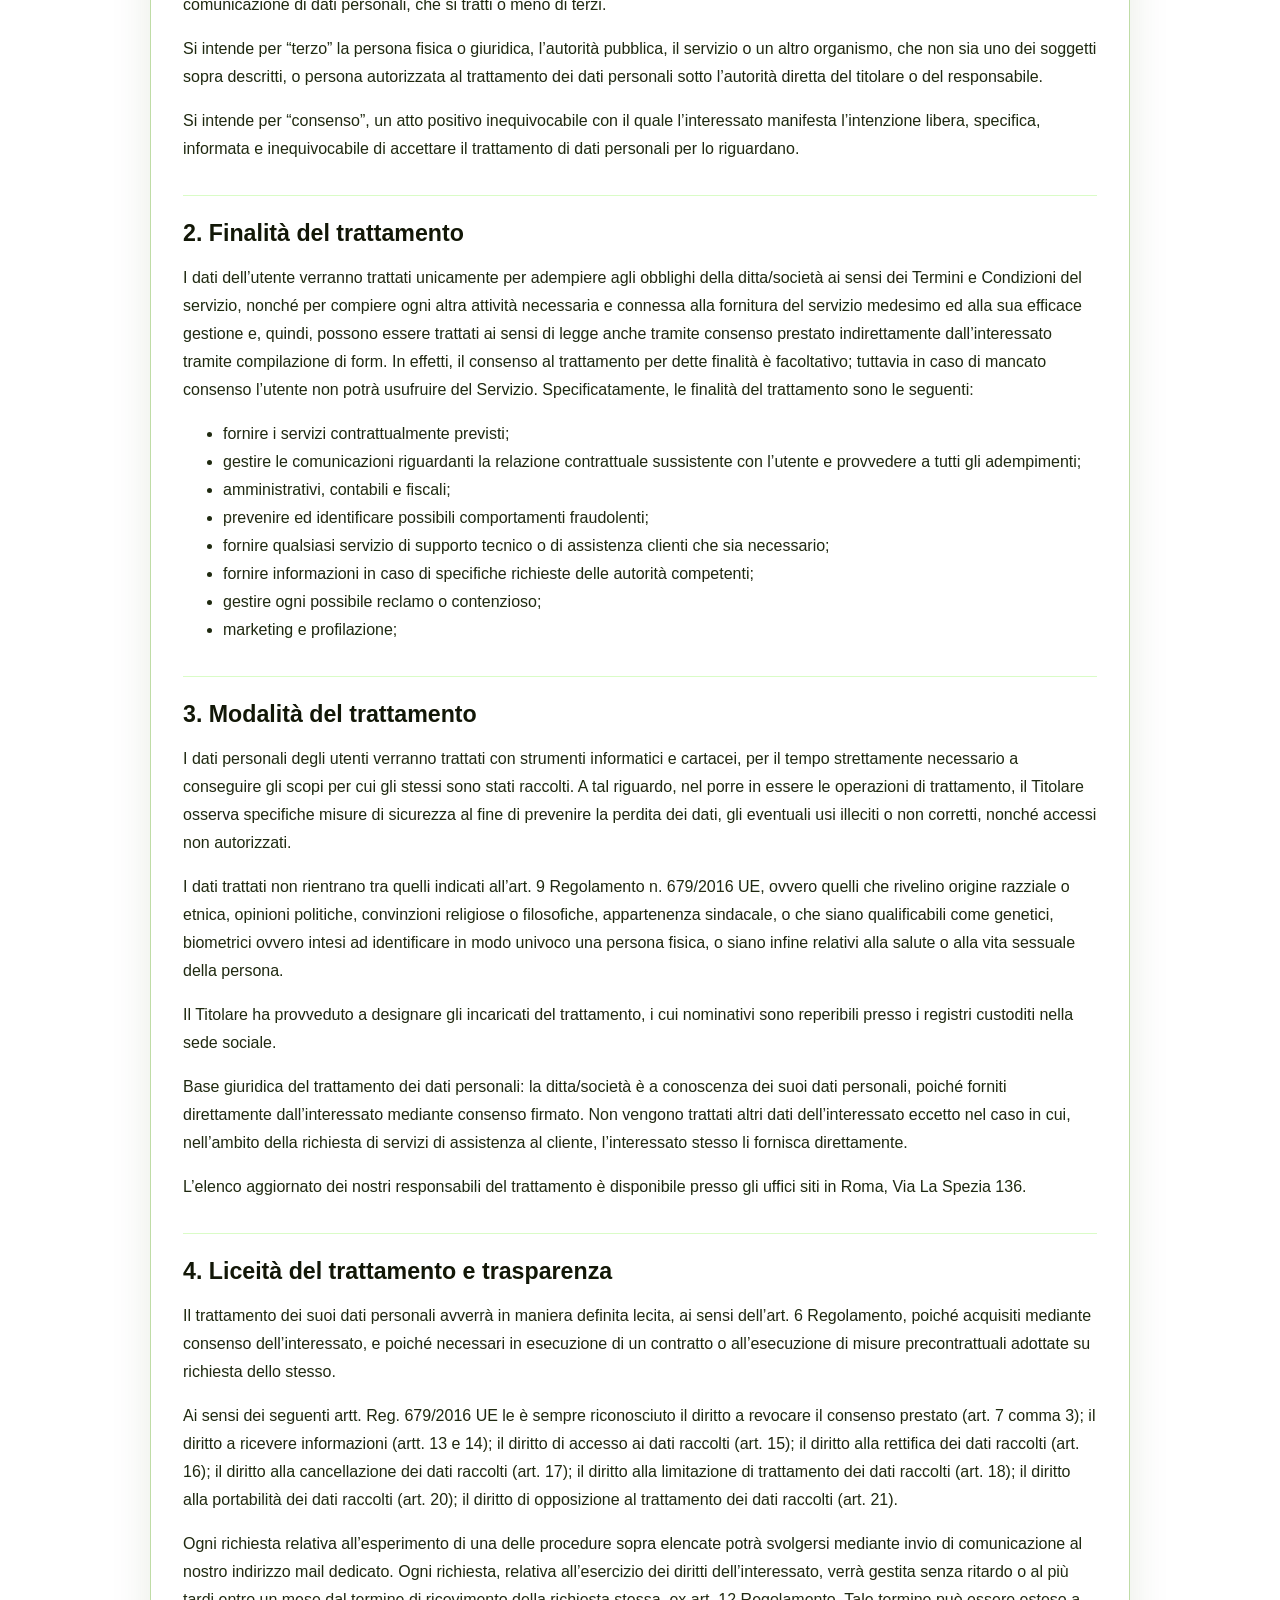
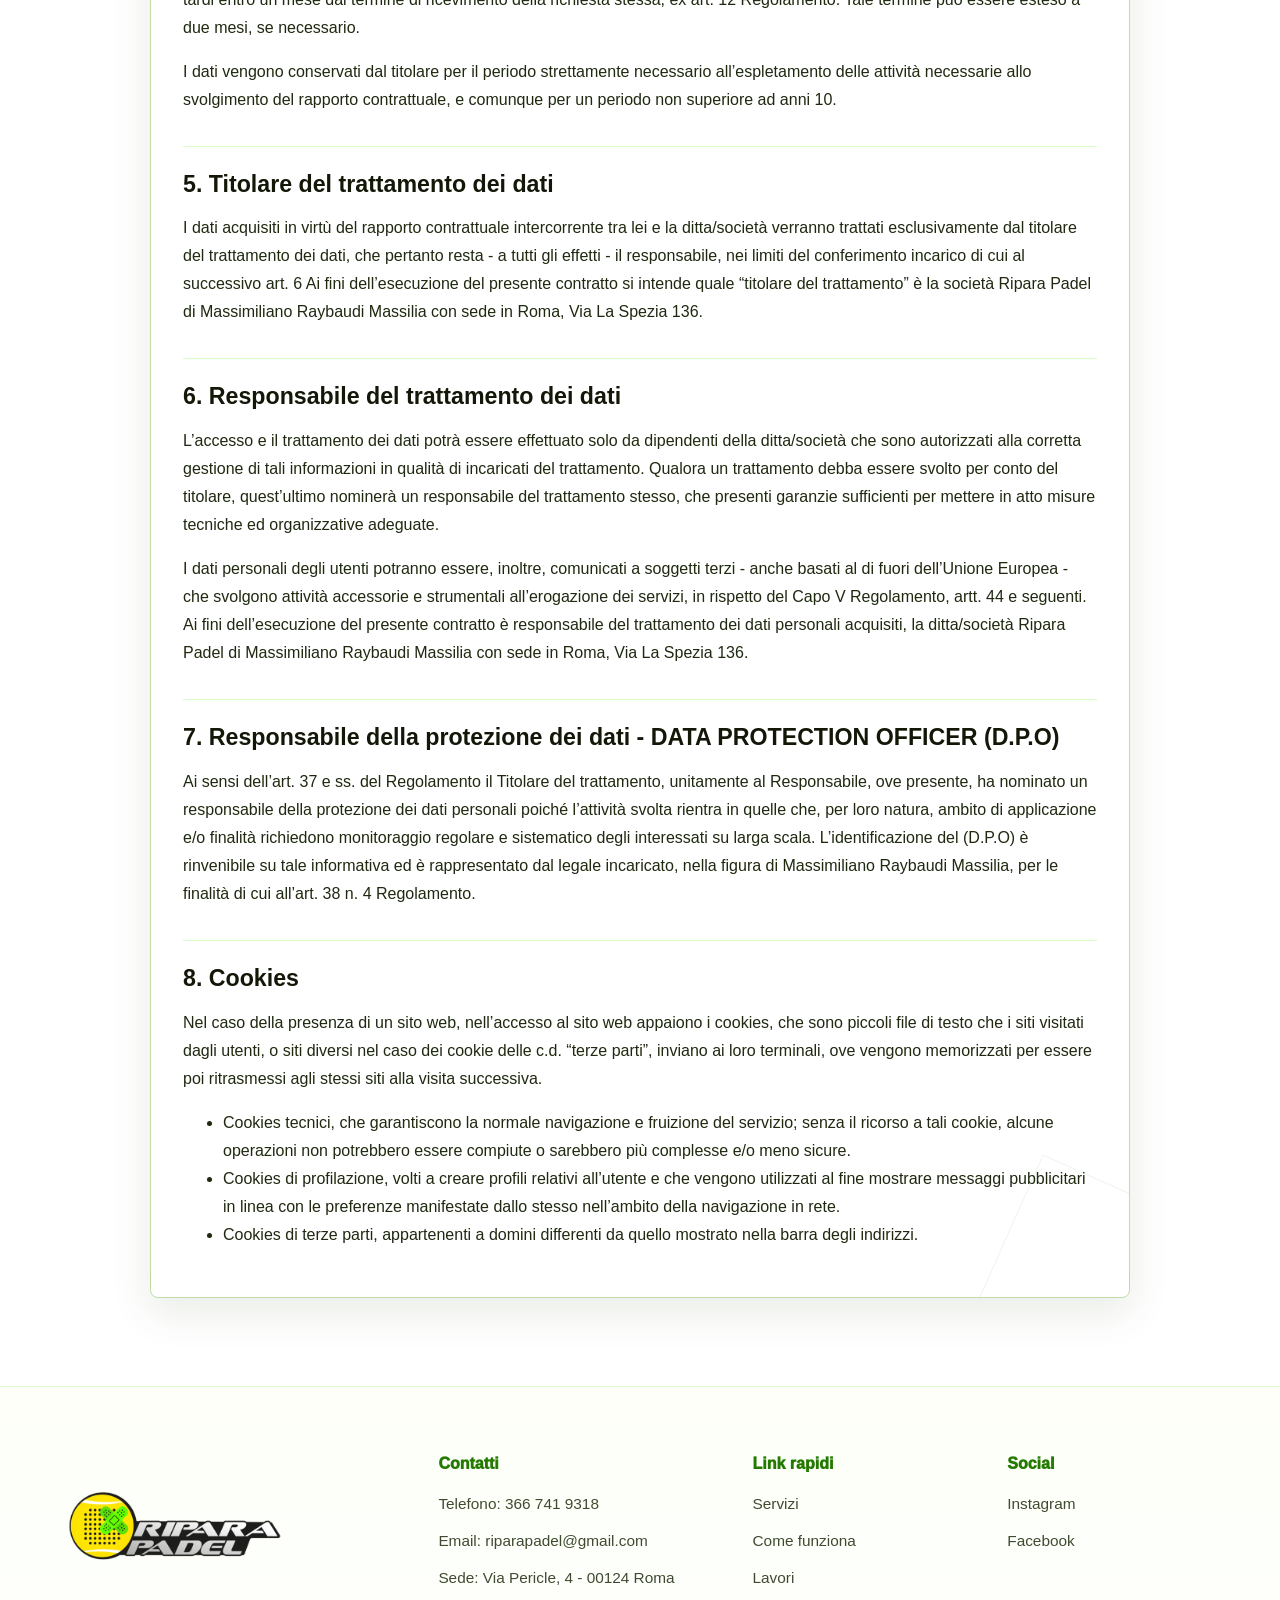
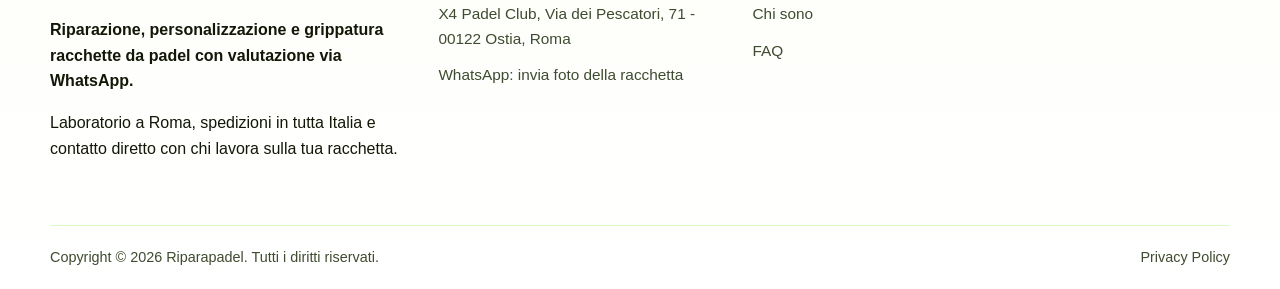
<file: privacy.html>
<!doctype html>
<html lang="it">
  <head>
    <meta charset="UTF-8" />
    <meta name="viewport" content="width=device-width, initial-scale=1.0" />
    <meta
      name="description"
      content="Informativa sul trattamento dei dati personali di Riparapadel di Massimiliano Raybaudi Massilia."
    />
    <meta name="author" content="Riparapadel di Massimiliano Raybaudi Massilia" />
    <meta name="robots" content="noindex, follow" />
    <meta name="theme-color" content="#ffffff" />
    <link rel="canonical" href="https://www.riparazioneracchettepadel.it/privacy.html" />
    <link rel="icon" type="image/svg+xml" href="assets/icons/favicon.svg" />
    <link rel="stylesheet" href="assets/styles/main.css" />
    <meta property="og:type" content="website" />
    <meta property="og:locale" content="it_IT" />
    <meta property="og:site_name" content="Riparapadel" />
    <meta property="og:title" content="Privacy Policy | Riparapadel" />
    <meta property="og:description" content="Informativa sul trattamento dei dati personali di Riparapadel." />
    <title>Privacy Policy | Riparapadel</title>
    <script type="application/ld+json">
      {
        "@context": "https://schema.org",
        "@graph": [
          {
            "@type": "WebPage",
            "@id": "https://www.riparazioneracchettepadel.it/privacy.html#webpage",
            "url": "https://www.riparazioneracchettepadel.it/privacy.html",
            "name": "Privacy Policy | Riparapadel",
            "description": "Informativa sul trattamento dei dati personali di Riparapadel di Massimiliano Raybaudi Massilia.",
            "inLanguage": "it-IT"
          },
          {
            "@type": "BreadcrumbList",
            "@id": "https://www.riparazioneracchettepadel.it/privacy.html#breadcrumb",
            "itemListElement": [
              {
                "@type": "ListItem",
                "position": 1,
                "name": "Home",
                "item": "https://www.riparazioneracchettepadel.it/"
              },
              {
                "@type": "ListItem",
                "position": 2,
                "name": "Privacy Policy",
                "item": "https://www.riparazioneracchettepadel.it/privacy.html"
              }
            ]
          }
        ]
      }
    </script>
  </head>
  <body>
    <a class="skip-link" href="#contenuto">Vai al contenuto</a>

    <header class="site-header">
      <div class="header-inner">
        <a class="logo" href="index.html" aria-label="Riparapadel home">
          <img src="assets/media/brand/riparapadel-logo-site.png" alt="Logo Riparapadel" width="640" height="385" />
        </a>
        <nav class="main-nav" id="menu" data-main-nav aria-label="Navigazione principale">
          <a href="index.html#servizi">Servizi</a>
          <a href="index.html#come-funziona">Come funziona</a>
          <a href="index.html#lavori">Lavori</a>
          <a href="index.html#chi-sono">Chi sono</a>
          <a href="index.html#faq">FAQ</a>
        </nav>
        <div class="header-actions">
          <a
            class="btn btn-secondary"
            href="https://wa.me/393667419318?text=Ciao%20Riparapadel%2C%20vorrei%20una%20valutazione%20per%20la%20mia%20racchetta%20da%20padel.%20Posso%20inviare%20le%20foto%3F"
            target="_blank"
            rel="noreferrer"
          >
            Invia foto
          </a>
          <button class="menu-toggle" type="button" data-menu-toggle aria-controls="menu" aria-expanded="false">
            Menu
          </button>
        </div>
      </div>
    </header>

    <main id="contenuto">
      <section class="page-hero">
        <div class="container">
          <nav class="breadcrumbs" aria-label="Breadcrumb">
            <a href="index.html">Home</a>
            <span aria-hidden="true">/</span>
            <span>Privacy Policy</span>
          </nav>
          <span class="badge">Privacy</span>
          <h1>Privacy Policy Riparapadel.</h1>
          <p>Informativa sul trattamento dei dati personali e contatti del titolare.</p>
          <div class="section-actions">
            <a class="btn btn-ghost" href="index.html">Torna alla home</a>
          </div>
        </div>
      </section>

      <section class="section privacy">
        <article class="container">
          <div class="card privacy-card">
          <p class="badge">Privacy</p>
          <h2 class="section-title">Informativa sul trattamento dei dati personali</h2>
          <p><strong>Ai sensi degli artt. 13/14 Regolamento n. 679/2016 UE</strong></p>
          <p>
            La presente Privacy Policy rappresenta un’informativa sul trattamento dei dati personali,
            resa ai sensi dell’art. 13 e 14 del Regolamento UE n. 679/2016 di seguito “il Regolamento”
            e - per quanto ancora applicabile ai sensi del D.Lgs. n. 196/2003 - “Codice in materia di
            protezione dei dati personali” - (il “Codice”) a tutti gli utenti che interagiscono con la
            presente ditta/società (o per il tramite del proprio sito web) e fruiscono del servizio
            fornito da Ripara Padel di Massimiliano Raybaudi Massilia con sede in Roma, Via La Spezia
            136, titolare del trattamento (il “Titolare” o la “Società”).
          </p>

          <h2>1. Definizioni</h2>
          <p>
            Ai sensi dell’art. 4, comma 1, del Regolamento, per dato personale deve intendersi “qualsiasi
            informazione riguardante una persona fisica identificata o identificabile (“interessato”);
            si considera identificabile la persona fisica che può essere identificata, direttamente o
            indirettamente, con particolare riferimento ad un identificativo come il nome, un numero di
            identificazione, dati relativi all’ubicazione, un identificativo online o a uno o più elementi
            caratteristici della sua identità fisica, fisiologica, genetica, psichica economica, culturale
            o sociale”.
          </p>
          <p>
            Si intende per “trattamento” qualsiasi operazione o insieme di operazioni compiute con o senza
            l’ausilio di processi automatizzati ed applicati a dati personali o insiemi di dati personali,
            come la raccolta, la registrazione, l’organizzazione la conservazione, l’adattamento, la modifica,
            l’estrazione la consultazione l’uso la comunicazione mediante trasmissione, diffusione o qualsiasi
            altra forma di messa a disposizione, il raffronto l’interconnessione, la limitazione, la cancellazione,
            la distruzione.
          </p>
          <p>
            Il “titolare del trattamento”, ovvero persona fisica o giuridica, l’autorità pubblica, il servizio
            o altro organismo che, singolarmente o insieme ad altri determina le finalità ed i mezzi di tale
            trattamento. Ai fini dell’esecuzione del presente accordo/contratto si intende quale “titolare del
            trattamento” la ditta/società Ripara Padel di Massimiliano Raybaudi Massilia con sede in Roma,
            Via La Spezia 136.
          </p>
          <p>
            Si intende per “responsabile del trattamento” la persona fisica o giuridica, l’autorità pubblica,
            il servizio o altro organismo che tratta i dati personali per conto del titolare del trattamento.
          </p>
          <p>
            Si intende per “destinatario” la persona fisica o giuridica, l’autorità pubblica, il servizio o un
            altro organismo che riceve comunicazione di dati personali, che si tratti o meno di terzi.
          </p>
          <p>
            Si intende per “terzo” la persona fisica o giuridica, l’autorità pubblica, il servizio o un altro
            organismo, che non sia uno dei soggetti sopra descritti, o persona autorizzata al trattamento dei
            dati personali sotto l’autorità diretta del titolare o del responsabile.
          </p>
          <p>
            Si intende per “consenso”, un atto positivo inequivocabile con il quale l’interessato manifesta
            l’intenzione libera, specifica, informata e inequivocabile di accettare il trattamento di dati
            personali per lo riguardano.
          </p>

          <h2>2. Finalità del trattamento</h2>
          <p>
            I dati dell’utente verranno trattati unicamente per adempiere agli obblighi della ditta/società ai
            sensi dei Termini e Condizioni del servizio, nonché per compiere ogni altra attività necessaria e
            connessa alla fornitura del servizio medesimo ed alla sua efficace gestione e, quindi, possono essere
            trattati ai sensi di legge anche tramite consenso prestato indirettamente dall’interessato tramite
            compilazione di form. In effetti, il consenso al trattamento per dette finalità è facoltativo; tuttavia
            in caso di mancato consenso l’utente non potrà usufruire del Servizio. Specificatamente, le finalità
            del trattamento sono le seguenti:
          </p>
          <ul>
            <li>fornire i servizi contrattualmente previsti;</li>
            <li>gestire le comunicazioni riguardanti la relazione contrattuale sussistente con l’utente e provvedere a tutti gli adempimenti;</li>
            <li>amministrativi, contabili e fiscali;</li>
            <li>prevenire ed identificare possibili comportamenti fraudolenti;</li>
            <li>fornire qualsiasi servizio di supporto tecnico o di assistenza clienti che sia necessario;</li>
            <li>fornire informazioni in caso di specifiche richieste delle autorità competenti;</li>
            <li>gestire ogni possibile reclamo o contenzioso;</li>
            <li>marketing e profilazione;</li>
          </ul>

          <h2>3. Modalità del trattamento</h2>
          <p>
            I dati personali degli utenti verranno trattati con strumenti informatici e cartacei, per il tempo
            strettamente necessario a conseguire gli scopi per cui gli stessi sono stati raccolti. A tal riguardo,
            nel porre in essere le operazioni di trattamento, il Titolare osserva specifiche misure di sicurezza
            al fine di prevenire la perdita dei dati, gli eventuali usi illeciti o non corretti, nonché accessi
            non autorizzati.
          </p>
          <p>
            I dati trattati non rientrano tra quelli indicati all’art. 9 Regolamento n. 679/2016 UE, ovvero
            quelli che rivelino origine razziale o etnica, opinioni politiche, convinzioni religiose o filosofiche,
            appartenenza sindacale, o che siano qualificabili come genetici, biometrici ovvero intesi ad identificare
            in modo univoco una persona fisica, o siano infine relativi alla salute o alla vita sessuale della persona.
          </p>
          <p>
            Il Titolare ha provveduto a designare gli incaricati del trattamento, i cui nominativi sono reperibili
            presso i registri custoditi nella sede sociale.
          </p>
          <p>
            Base giuridica del trattamento dei dati personali: la ditta/società è a conoscenza dei suoi dati personali,
            poiché forniti direttamente dall’interessato mediante consenso firmato. Non vengono trattati altri dati
            dell’interessato eccetto nel caso in cui, nell’ambito della richiesta di servizi di assistenza al cliente,
            l’interessato stesso li fornisca direttamente.
          </p>
          <p>
            L’elenco aggiornato dei nostri responsabili del trattamento è disponibile presso gli uffici siti in Roma,
            Via La Spezia 136.
          </p>

          <h2>4. Liceità del trattamento e trasparenza</h2>
          <p>
            Il trattamento dei suoi dati personali avverrà in maniera definita lecita, ai sensi dell’art. 6 Regolamento,
            poiché acquisiti mediante consenso dell’interessato, e poiché necessari in esecuzione di un contratto o
            all’esecuzione di misure precontrattuali adottate su richiesta dello stesso.
          </p>
          <p>
            Ai sensi dei seguenti artt. Reg. 679/2016 UE le è sempre riconosciuto il diritto a revocare il consenso
            prestato (art. 7 comma 3); il diritto a ricevere informazioni (artt. 13 e 14); il diritto di accesso ai
            dati raccolti (art. 15); il diritto alla rettifica dei dati raccolti (art. 16); il diritto alla cancellazione
            dei dati raccolti (art. 17); il diritto alla limitazione di trattamento dei dati raccolti (art. 18); il
            diritto alla portabilità dei dati raccolti (art. 20); il diritto di opposizione al trattamento dei dati
            raccolti (art. 21).
          </p>
          <p>
            Ogni richiesta relativa all’esperimento di una delle procedure sopra elencate potrà svolgersi mediante invio
            di comunicazione al nostro indirizzo mail dedicato. Ogni richiesta, relativa all’esercizio dei diritti
            dell’interessato, verrà gestita senza ritardo o al più tardi entro un mese dal termine di ricevimento della
            richiesta stessa, ex art. 12 Regolamento. Tale termine può essere esteso a due mesi, se necessario.
          </p>
          <p>
            I dati vengono conservati dal titolare per il periodo strettamente necessario all’espletamento delle attività
            necessarie allo svolgimento del rapporto contrattuale, e comunque per un periodo non superiore ad anni 10.
          </p>

          <h2>5. Titolare del trattamento dei dati</h2>
          <p>
            I dati acquisiti in virtù del rapporto contrattuale intercorrente tra lei e la ditta/società verranno trattati
            esclusivamente dal titolare del trattamento dei dati, che pertanto resta - a tutti gli effetti - il responsabile,
            nei limiti del conferimento incarico di cui al successivo art. 6 Ai fini dell’esecuzione del presente contratto
            si intende quale “titolare del trattamento” è la società Ripara Padel di Massimiliano Raybaudi Massilia con sede
            in Roma, Via La Spezia 136.
          </p>

          <h2>6. Responsabile del trattamento dei dati</h2>
          <p>
            L’accesso e il trattamento dei dati potrà essere effettuato solo da dipendenti della ditta/società che sono
            autorizzati alla corretta gestione di tali informazioni in qualità di incaricati del trattamento. Qualora un
            trattamento debba essere svolto per conto del titolare, quest’ultimo nominerà un responsabile del trattamento
            stesso, che presenti garanzie sufficienti per mettere in atto misure tecniche ed organizzative adeguate.
          </p>
          <p>
            I dati personali degli utenti potranno essere, inoltre, comunicati a soggetti terzi - anche basati al di fuori
            dell’Unione Europea - che svolgono attività accessorie e strumentali all’erogazione dei servizi, in rispetto del
            Capo V Regolamento, artt. 44 e seguenti. Ai fini dell’esecuzione del presente contratto è responsabile del
            trattamento dei dati personali acquisiti, la ditta/società Ripara Padel di Massimiliano Raybaudi Massilia con
            sede in Roma, Via La Spezia 136.
          </p>

          <h2>7. Responsabile della protezione dei dati - DATA PROTECTION OFFICER (D.P.O)</h2>
          <p>
            Ai sensi dell’art. 37 e ss. del Regolamento il Titolare del trattamento, unitamente al Responsabile, ove presente,
            ha nominato un responsabile della protezione dei dati personali poiché l’attività svolta rientra in quelle che,
            per loro natura, ambito di applicazione e/o finalità richiedono monitoraggio regolare e sistematico degli interessati
            su larga scala. L’identificazione del (D.P.O) è rinvenibile su tale informativa ed è rappresentato dal legale
            incaricato, nella figura di Massimiliano Raybaudi Massilia, per le finalità di cui all’art. 38 n. 4 Regolamento.
          </p>

          <h2>8. Cookies</h2>
          <p>
            Nel caso della presenza di un sito web, nell’accesso al sito web appaiono i cookies, che sono piccoli file di testo
            che i siti visitati dagli utenti, o siti diversi nel caso dei cookie delle c.d. “terze parti”, inviano ai loro
            terminali, ove vengono memorizzati per essere poi ritrasmessi agli stessi siti alla visita successiva.
          </p>
          <ul>
            <li>
              Cookies tecnici, che garantiscono la normale navigazione e fruizione del servizio; senza il ricorso a tali cookie,
              alcune operazioni non potrebbero essere compiute o sarebbero più complesse e/o meno sicure.
            </li>
            <li>
              Cookies di profilazione, volti a creare profili relativi all’utente e che vengono utilizzati al fine mostrare
              messaggi pubblicitari in linea con le preferenze manifestate dallo stesso nell’ambito della navigazione in rete.
            </li>
            <li>
              Cookies di terze parti, appartenenti a domini differenti da quello mostrato nella barra degli indirizzi.
            </li>
          </ul>
          </div>
        </article>
      </section>
    </main>

    <footer class="site-footer">
      <div class="container">
        <div class="footer-grid">
          <div>
            <img class="footer-logo" src="assets/media/brand/riparapadel-logo-site.png" alt="Logo Riparapadel" width="640" height="385" loading="lazy" />
            <p><strong>Riparazione, personalizzazione e grippatura racchette da padel con valutazione via WhatsApp.</strong></p>
            <p>Laboratorio a Roma, spedizioni in tutta Italia e contatto diretto con chi lavora sulla tua racchetta.</p>
          </div>
          <div>
            <p class="footer-title">Contatti</p>
            <div class="contact-list">
              <a href="tel:+393667419318">Telefono: 366 741 9318</a>
              <a href="mailto:riparapadel@gmail.com">Email: riparapadel@gmail.com</a>
              <span>Sede: Via Pericle, 4 - 00124 Roma</span>
              <span>X4 Padel Club, Via dei Pescatori, 71 - 00122 Ostia, Roma</span>
              <a href="https://wa.me/393667419318" target="_blank" rel="noreferrer">WhatsApp: invia foto della racchetta</a>
            </div>
          </div>
          <div>
            <p class="footer-title">Link rapidi</p>
            <div class="footer-links">
              <a href="index.html#servizi">Servizi</a>
              <a href="index.html#come-funziona">Come funziona</a>
              <a href="lavori.html">Lavori</a>
              <a href="index.html#chi-sono">Chi sono</a>
              <a href="index.html#faq">FAQ</a>
            </div>
          </div>
          <div>
            <p class="footer-title">Social</p>
            <div class="footer-links">
              <a href="https://www.instagram.com/massi_padel/" target="_blank" rel="noreferrer">Instagram</a>
              <a href="https://www.facebook.com/riparapadel/" target="_blank" rel="noreferrer">Facebook</a>
            </div>
          </div>
        </div>
        <div class="footer-bottom">
          <span>Copyright © 2026 Riparapadel. Tutti i diritti riservati.</span>
          <a href="privacy.html">Privacy Policy</a>
        </div>
      </div>
    </footer>

    <nav class="floating-social" aria-label="Contatti rapidi">
      <a
        class="floating-social-link floating-whatsapp"
        href="https://wa.me/393667419318?text=Ciao%20Riparapadel%2C%20vorrei%20una%20valutazione%20per%20la%20mia%20racchetta%20da%20padel.%20Posso%20inviare%20le%20foto%3F"
        target="_blank"
        rel="noreferrer"
        aria-label="Scrivi a Riparapadel su WhatsApp"
      >
        <img src="assets/icons/whatsapp.svg" alt="" width="34" height="34" aria-hidden="true" />
      </a>
      <a
        class="floating-social-link floating-instagram"
        href="https://www.instagram.com/massi_padel/"
        target="_blank"
        rel="noreferrer"
        aria-label="Apri Instagram Riparapadel"
      >
        <img src="assets/icons/instagram.svg" alt="" width="34" height="34" aria-hidden="true" />
      </a>
      <a
        class="floating-social-link floating-facebook"
        href="https://www.facebook.com/riparapadel/"
        target="_blank"
        rel="noreferrer"
        aria-label="Apri Facebook Riparapadel"
      >
        <img src="assets/icons/facebook.svg" alt="" width="34" height="34" aria-hidden="true" />
      </a>
    </nav>

    <script src="assets/scripts/main.js" defer></script>
  </body>
</html>
</file>
<file: assets/styles/main.css>
:root {
  color-scheme: light;
  --primary: #f5e600;
  --secondary: #59f000;
  --primary-ink: #746d00;
  --secondary-ink: #247a00;
  --background: #ffffff;
  --surface: #fbfff5;
  --surface-strong: #efffdc;
  --panel: #ffffff;
  --panel-soft: #fdfff8;
  --text: #121707;
  --muted: #3f4b30;
  --accent: #1f2910;
  --border: #bfdca6;
  --line: rgba(36, 122, 0, 0.14);
  --shadow: 0 14px 42px rgba(53, 78, 21, 0.11);
  --shadow-strong: 0 22px 70px rgba(53, 78, 21, 0.16);
  --ease-out: cubic-bezier(0.22, 1, 0.36, 1);
  --ease-soft: cubic-bezier(0.16, 1, 0.3, 1);
}

* {
  box-sizing: border-box;
}

html {
  scroll-behavior: smooth;
}

body {
  min-width: 320px;
  margin: 0;
  background: var(--background);
  color: var(--text);
  font-family: Inter, "Segoe UI", Roboto, Helvetica, Arial, sans-serif;
  font-size: 16px;
  line-height: 1.6;
  letter-spacing: 0;
  text-rendering: optimizeLegibility;
  -webkit-font-smoothing: antialiased;
}

body::before {
  position: fixed;
  inset: 0;
  z-index: -10;
  pointer-events: none;
  content: "";
  background:
    linear-gradient(115deg, transparent 0 58%, rgba(245, 230, 0, 0.12) 58% 59%, transparent 59% 100%),
    linear-gradient(90deg, transparent 0 11%, rgba(89, 240, 0, 0.08) 11% 11.12%, transparent 11.12% 100%),
    repeating-linear-gradient(0deg, transparent 0 5.5rem, rgba(36, 122, 0, 0.03) 5.5rem 5.58rem),
    linear-gradient(180deg, #ffffff 0%, #fbffe8 48%, #ffffff 100%);
}

body.menu-open {
  overflow: hidden;
}

a {
  color: inherit;
  text-decoration: none;
}

img {
  display: block;
  max-width: 100%;
}

button,
input,
textarea {
  font: inherit;
  letter-spacing: 0;
}

button {
  color: inherit;
}

:focus-visible {
  outline: 2px solid var(--primary);
  outline-offset: 4px;
}

::selection {
  background: var(--primary);
  color: var(--text);
}

.skip-link {
  position: absolute;
  left: 1rem;
  top: 1rem;
  z-index: 100;
  transform: translateY(-160%);
  border-radius: 8px;
  background: var(--primary);
  color: var(--text);
  padding: 0.75rem 1rem;
  font-weight: 900;
}

.skip-link:focus {
  transform: translateY(0);
}

.site-header {
  position: sticky;
  top: 0;
  z-index: 50;
  border-bottom: 1px solid rgba(89, 240, 0, 0.24);
  background: rgba(255, 255, 255, 0.96);
  backdrop-filter: blur(12px);
}

.site-header::after {
  position: absolute;
  right: 0;
  bottom: -1px;
  left: 0;
  height: 3px;
  content: "";
  background: linear-gradient(90deg, var(--secondary), var(--primary), var(--secondary));
}

.header-inner,
.container {
  width: min(100% - 2rem, 1180px);
  margin-inline: auto;
}

.header-inner {
  display: flex;
  min-height: 76px;
  align-items: center;
  justify-content: space-between;
  gap: 1rem;
}

.logo {
  display: inline-flex;
  align-items: center;
  min-width: 0;
}

.logo img {
  width: 190px;
  height: auto;
  transition: transform 220ms var(--ease-out);
}

.logo:hover img,
.logo:focus-visible img {
  transform: translateY(-1px);
}

.main-nav {
  display: flex;
  align-items: center;
  gap: 1.25rem;
  color: var(--accent);
  font-size: 0.95rem;
  font-weight: 800;
}

.main-nav a {
  position: relative;
  transition: color 180ms ease;
}

.main-nav a::after {
  position: absolute;
  right: 0;
  bottom: -0.45rem;
  left: 0;
  height: 2px;
  content: "";
  background: var(--primary);
  transform: scaleX(0);
  transform-origin: left;
  transition: transform 220ms var(--ease-out);
}

.main-nav a:hover,
.main-nav a:focus-visible {
  color: var(--secondary-ink);
}

.main-nav a:hover::after,
.main-nav a:focus-visible::after {
  transform: scaleX(1);
}

.header-actions {
  display: flex;
  align-items: center;
  gap: 0.75rem;
}

.menu-toggle {
  display: none;
  align-items: center;
  justify-content: center;
  min-height: 44px;
  border: 1px solid rgba(89, 240, 0, 0.75);
  border-radius: 8px;
  background: rgba(89, 240, 0, 0.2);
  color: var(--text);
  padding: 0.55rem 0.8rem;
  font-weight: 900;
  cursor: pointer;
  transition: border-color 180ms ease, background-color 180ms ease, transform 180ms ease;
}

.menu-toggle:hover,
.menu-toggle:focus-visible {
  border-color: var(--secondary);
  background: rgba(89, 240, 0, 0.34);
  transform: translateY(-1px);
}

.btn {
  display: inline-flex;
  min-height: 48px;
  align-items: center;
  justify-content: center;
  gap: 0.5rem;
  border: 1px solid transparent;
  border-radius: 8px;
  padding: 0.72rem 1.1rem;
  font-size: 0.95rem;
  font-weight: 900;
  line-height: 1.2;
  text-align: center;
  cursor: pointer;
  position: relative;
  isolation: isolate;
  overflow: hidden;
  transition:
    transform 180ms ease,
    border-color 180ms ease,
    background-color 180ms ease,
    color 180ms ease,
    box-shadow 180ms ease;
}

.btn::before {
  position: absolute;
  inset: 0;
  z-index: -1;
  content: "";
  background: linear-gradient(110deg, transparent 0 42%, rgba(255, 255, 255, 0.34) 42% 54%, transparent 54% 100%);
  transform: translateX(-120%);
  transition: transform 460ms var(--ease-soft);
}

.btn:hover,
.btn:focus-visible {
  transform: translateY(-1px);
}

.btn:hover::before,
.btn:focus-visible::before {
  transform: translateX(120%);
}

.btn-primary {
  border-color: var(--primary);
  background: var(--primary);
  color: var(--text);
  box-shadow: 0 0 0 1px rgba(245, 230, 0, 0.42), 0 18px 40px rgba(245, 230, 0, 0.28);
}

.btn-secondary {
  border-color: var(--secondary);
  background: var(--secondary);
  color: var(--text);
}

.btn-secondary:hover,
.btn-secondary:focus-visible {
  background: #7dff24;
  border-color: var(--secondary);
  box-shadow: 0 14px 34px rgba(89, 240, 0, 0.22);
}

.btn-ghost {
  border-color: rgba(36, 122, 0, 0.35);
  background: rgba(255, 255, 255, 0.94);
  color: var(--text);
}

.btn-ghost:hover,
.btn-ghost:focus-visible {
  border-color: var(--primary);
  background: rgba(245, 230, 0, 0.16);
}

.badge {
  display: inline-flex;
  width: fit-content;
  align-items: center;
  gap: 0.45rem;
  border: 1px solid rgba(116, 109, 0, 0.24);
  border-radius: 8px;
  background: #fff7a8;
  color: var(--text);
  padding: 0.45rem 0.7rem;
  font-size: 0.85rem;
  font-weight: 900;
  line-height: 1.2;
  max-width: 100%;
  flex-wrap: wrap;
  letter-spacing: 0;
}

.badge-secondary {
  border-color: rgba(36, 122, 0, 0.22);
  background: #dfffbd;
  color: var(--text);
}

.breadcrumbs {
  position: relative;
  z-index: 1;
  display: flex;
  flex-wrap: wrap;
  gap: 0.45rem;
  align-items: center;
  margin: 0 0 1rem;
  color: var(--muted);
  font-size: 0.9rem;
  font-weight: 850;
}

.breadcrumbs a {
  color: var(--secondary-ink);
  text-decoration: underline;
  text-decoration-color: rgba(89, 240, 0, 0.5);
  text-underline-offset: 0.24rem;
  transition: color 180ms ease, text-decoration-color 180ms ease;
}

.breadcrumbs a:hover,
.breadcrumbs a:focus-visible {
  color: var(--text);
  text-decoration-color: var(--primary);
}

.hero {
  position: relative;
  isolation: isolate;
  display: grid;
  min-height: 78svh;
  align-items: center;
  overflow: hidden;
  border-bottom: 1px solid rgba(89, 240, 0, 0.2);
  background: var(--background);
}

.hero::before {
  position: absolute;
  inset: 0;
  z-index: -3;
  content: "";
  background-image: url("../media/images/hero-riparapadel.jpg");
  background-position: center;
  background-size: cover;
  transform: scale(1.02);
  animation: heroDrift 18s ease-in-out infinite alternate;
}

.hero::after {
  position: absolute;
  inset: 0;
  z-index: -2;
  content: "";
  background:
    linear-gradient(90deg, rgba(255, 255, 255, 1), rgba(255, 255, 255, 0.94) 52%, rgba(255, 255, 255, 0.7)),
    linear-gradient(180deg, rgba(245, 230, 0, 0.16), rgba(89, 240, 0, 0.16));
}

.hero-grid {
  position: relative;
  display: grid;
  gap: 2rem;
  padding-block: 5rem;
}

.hero-grid::before {
  display: none;
}

.hero-content {
  max-width: 760px;
  position: relative;
  padding-left: 2rem;
  animation: contentIn 720ms var(--ease-out) both;
}

.hero-content::before {
  position: absolute;
  top: 0.2rem;
  bottom: 0.2rem;
  left: 0;
  width: 5px;
  content: "";
  background: linear-gradient(180deg, var(--secondary), var(--primary));
}

.hero h1,
.page-hero h1 {
  margin: 1.1rem 0 0;
  font-size: 3.5rem;
  line-height: 1.02;
  font-weight: 950;
  overflow-wrap: break-word;
  max-width: 920px;
}

.hero p,
.page-hero p {
  margin: 1.25rem 0 0;
  max-width: 660px;
  color: var(--accent);
  font-size: 1.16rem;
  line-height: 1.75;
}

.hero-actions,
.section-actions {
  display: flex;
  flex-wrap: wrap;
  gap: 0.85rem;
  margin-top: 1.7rem;
}

.hero-facts {
  display: grid;
  grid-template-columns: repeat(3, minmax(0, 1fr));
  gap: 0.8rem;
  max-width: 720px;
  margin-top: 1.6rem;
}

.fact {
  position: relative;
  min-height: 110px;
  border: 1px solid var(--border);
  border-radius: 8px;
  background: rgba(255, 255, 255, 0.96);
  padding: 1rem;
  backdrop-filter: blur(10px);
  overflow: hidden;
}

.fact::before {
  position: absolute;
  inset: 0 auto 0 0;
  width: 0.35rem;
  content: "";
  background: var(--secondary);
}

.fact strong {
  display: block;
  color: var(--text);
  font-size: 1.25rem;
  font-weight: 950;
}

.fact span {
  display: block;
  margin-top: 0.35rem;
  color: var(--muted);
  font-size: 0.9rem;
  font-weight: 750;
}

.section {
  position: relative;
  padding-block: 5.5rem;
  overflow: clip;
}

.section::before {
  position: absolute;
  top: 1.25rem;
  right: max(1rem, calc((100vw - 1180px) / 2));
  width: min(24rem, 40vw);
  height: 1px;
  content: "";
  background: linear-gradient(90deg, transparent, var(--secondary), var(--primary));
  opacity: 0.7;
}

.section-alt {
  border-block: 1px solid rgba(89, 240, 0, 0.16);
  background: var(--surface);
}

.section-strong {
  background:
    linear-gradient(35deg, transparent 0 46%, rgba(245, 230, 0, 0.16) 46% 47%, transparent 47% 100%),
    linear-gradient(rgba(245, 230, 0, 0.14) 1px, transparent 1px),
    linear-gradient(90deg, rgba(89, 240, 0, 0.1) 1px, transparent 1px),
    var(--surface-strong);
  background-size: 100% 100%, 42px 42px, 42px 42px;
}

.section-heading {
  max-width: 790px;
}

.eyebrow {
  display: flex;
  align-items: center;
  gap: 0.75rem;
  margin: 0 0 0.65rem;
  color: var(--secondary-ink);
  font-size: 0.9rem;
  font-weight: 950;
}

.eyebrow::before {
  display: inline-block;
  width: 2.6rem;
  height: 0.22rem;
  content: "";
  background: linear-gradient(90deg, var(--secondary), var(--primary));
}

.section-title {
  margin: 0;
  color: var(--text);
  font-size: 2.65rem;
  line-height: 1.08;
  font-weight: 950;
  overflow-wrap: break-word;
  letter-spacing: 0;
}

.section-copy {
  margin: 1rem 0 0;
  color: var(--muted);
  font-size: 1.05rem;
  line-height: 1.75;
}

.split {
  display: grid;
  grid-template-columns: minmax(0, 0.95fr) minmax(0, 1.05fr);
  gap: 3rem;
  align-items: start;
}

.split-center {
  align-items: center;
}

.grid {
  display: grid;
  gap: 1rem;
}

.grid-2 {
  grid-template-columns: repeat(2, minmax(0, 1fr));
}

.grid-3 {
  grid-template-columns: repeat(3, minmax(0, 1fr));
}

.grid-4 {
  grid-template-columns: repeat(4, minmax(0, 1fr));
}

.cards {
  margin-top: 2.25rem;
}

.card {
  position: relative;
  isolation: isolate;
  overflow: hidden;
  border: 1px solid var(--border);
  border-radius: 8px;
  background:
    linear-gradient(180deg, rgba(245, 230, 0, 0.08), transparent),
    var(--panel);
  box-shadow: var(--shadow);
  transition:
    transform 220ms var(--ease-out),
    border-color 220ms ease,
    box-shadow 220ms ease,
    background-color 220ms ease;
}

.card::before {
  position: absolute;
  inset: 0 0 auto 0;
  z-index: 2;
  height: 0.35rem;
  content: "";
  background: linear-gradient(90deg, var(--secondary), var(--primary));
  opacity: 0.86;
}

.card::after {
  position: absolute;
  right: -3rem;
  bottom: -4rem;
  z-index: -1;
  width: 11rem;
  height: 11rem;
  content: "";
  border: 1px solid rgba(36, 122, 0, 0.08);
  transform: rotate(24deg);
}

.card:hover {
  border-color: rgba(245, 230, 0, 0.9);
  box-shadow: var(--shadow-strong);
  transform: translateY(-2px);
}

.card-pad {
  padding: 1.35rem;
}

.card h3 {
  margin: 1rem 0 0;
  color: var(--text);
  font-size: 1.35rem;
  line-height: 1.18;
  font-weight: 950;
}

.card p {
  color: var(--muted);
}

.service-card {
  display: flex;
  min-height: 430px;
  flex-direction: column;
}

.service-card:hover .service-number,
.step:hover .step-number {
  border-color: var(--secondary);
  background: var(--secondary);
  color: var(--text);
}

.service-number,
.step-number {
  display: inline-grid;
  width: 46px;
  height: 46px;
  place-items: center;
  border: 1px solid rgba(245, 230, 0, 0.78);
  border-radius: 8px;
  background: rgba(245, 230, 0, 0.34);
  color: var(--text);
  font-size: 0.95rem;
  font-weight: 950;
  transition: border-color 180ms ease, background-color 180ms ease, color 180ms ease;
}

.service-card ul {
  display: grid;
  gap: 0.65rem;
  margin: 1.2rem 0 1.5rem;
  padding: 0;
  color: var(--accent);
  font-size: 0.95rem;
  font-weight: 750;
  list-style: none;
}

.service-card li {
  display: flex;
  gap: 0.55rem;
}

.service-card li::before {
  content: "✓";
  color: var(--secondary-ink);
  font-weight: 950;
}

.service-card .btn {
  margin-top: auto;
}

.steps {
  display: grid;
  gap: 1rem;
  margin: 0;
  padding: 0;
  list-style: none;
}

.step {
  position: relative;
  display: grid;
  grid-template-columns: auto 1fr;
  gap: 1rem;
  padding: 1.3rem;
}

.step::after {
  position: absolute;
  left: 1.62rem;
  top: 4.2rem;
  bottom: -1.05rem;
  width: 2px;
  content: "";
  background: linear-gradient(180deg, var(--secondary), transparent);
}

.step:last-child::after {
  bottom: 1.3rem;
}

.step h3 {
  margin-top: 0;
}

.callout {
  border: 1px solid rgba(116, 109, 0, 0.2);
  border-radius: 8px;
  background: linear-gradient(135deg, #fff8b8, #edffd8);
  padding: 1.25rem;
}

.callout p:last-child {
  margin-bottom: 0;
}

.gallery-card {
  display: grid;
  min-height: 440px;
  overflow: hidden;
  grid-template-rows: 250px 1fr;
  transition: transform 180ms ease, border-color 180ms ease;
}

.gallery-card::before {
  height: 0.45rem;
}

.gallery-card:hover,
.gallery-card:focus-visible {
  border-color: rgba(245, 230, 0, 0.9);
  transform: translateY(-2px);
}

.gallery-cover {
  position: relative;
  display: grid;
  grid-template-columns: 1.35fr 0.75fr;
  gap: 0.35rem;
  padding: 0.35rem;
  overflow: hidden;
}

.gallery-cover img,
.work-grid img,
.media-card img,
.about-media img {
  width: 100%;
  height: 100%;
  object-fit: cover;
  transition: transform 520ms var(--ease-soft), filter 220ms ease;
}

.gallery-card:hover img,
.work-card:hover img,
.about-media:hover img {
  transform: scale(1.04);
}

.gallery-cover > div {
  min-height: 0;
  overflow: hidden;
  border-radius: 8px;
}

.gallery-stack {
  display: grid;
  gap: 0.35rem;
  grid-template-rows: repeat(2, minmax(0, 1fr));
  min-height: 0;
}

.gallery-body {
  border-top: 1px solid rgba(89, 240, 0, 0.18);
  padding: 1.25rem;
}

.gallery-body h3 {
  margin: 0.45rem 0 0;
}

.link-line {
  display: inline-flex;
  margin-top: 1rem;
  color: var(--secondary-ink);
  font-weight: 950;
}

.about-media,
.media-card {
  position: relative;
  min-height: 470px;
  overflow: hidden;
  border-color: rgba(245, 230, 0, 0.8);
}

.about-media img,
.media-card img {
  position: absolute;
  inset: 0;
}

.about-media::after,
.media-card::after {
  position: absolute;
  inset: 0;
  content: "";
  background: linear-gradient(180deg, rgba(255, 255, 255, 0.06) 0%, rgba(255, 255, 255, 0.66) 48%, rgba(255, 255, 255, 0.98) 100%);
}

.media-caption {
  position: absolute;
  inset-inline: 1.4rem;
  bottom: 1.4rem;
  z-index: 2;
  border: 1px solid rgba(36, 122, 0, 0.18);
  border-radius: 8px;
  background: rgba(255, 255, 255, 0.94);
  padding: 1rem;
  box-shadow: 0 12px 32px rgba(18, 23, 7, 0.12);
}

.media-caption h3 {
  margin: 0.8rem 0 0;
  color: var(--text);
}

.faq-list {
  display: grid;
  gap: 0.8rem;
}

details {
  border: 1px solid var(--border);
  border-radius: 8px;
  background: rgba(255, 255, 255, 0.96);
  padding: 0;
  transition: border-color 180ms ease, background-color 180ms ease, transform 180ms ease;
}

details[open] {
  border-color: rgba(245, 230, 0, 0.9);
  background: #fffbe4;
}

details:hover {
  border-color: rgba(89, 240, 0, 0.72);
}

summary {
  cursor: pointer;
  padding: 1.1rem 1.25rem;
  color: var(--text);
  font-weight: 950;
  list-style-position: outside;
}

summary::marker {
  color: var(--secondary-ink);
}

details p {
  margin: 0;
  padding: 0 1.25rem 1.25rem;
  color: var(--muted);
}

.final-cta {
  position: relative;
  isolation: isolate;
  overflow: hidden;
  border: 1px solid rgba(36, 122, 0, 0.28);
  border-radius: 8px;
  background:
    linear-gradient(135deg, #fff06b 0%, #75f41d 100%),
    var(--primary);
  color: var(--text);
  padding: 2rem;
}

.final-cta::before {
  position: absolute;
  inset: 0;
  z-index: -1;
  content: "";
  background:
    linear-gradient(115deg, transparent 0 62%, rgba(255, 255, 255, 0.28) 62% 74%, transparent 74% 100%),
    repeating-linear-gradient(90deg, transparent 0 4rem, rgba(18, 23, 7, 0.05) 4rem 4.08rem);
}

.final-cta h2 {
  margin: 0;
  max-width: 760px;
  font-size: 2.4rem;
  line-height: 1.1;
  font-weight: 950;
}

.final-cta p {
  max-width: 680px;
  color: var(--accent);
  font-weight: 650;
}

.final-cta .badge {
  border-color: rgba(18, 23, 7, 0.22);
  background: rgba(255, 255, 255, 0.82);
  color: var(--text);
}

.final-cta .btn {
  border-color: var(--text);
  background: #ffffff;
  color: var(--text);
}

.site-footer {
  border-top: 1px solid rgba(89, 240, 0, 0.2);
  background: linear-gradient(180deg, var(--panel-soft), #ffffff);
  padding-top: 4rem;
}

.footer-grid {
  display: grid;
  grid-template-columns: 1.2fr 0.95fr 0.75fr 0.75fr;
  gap: 2rem;
}

.footer-logo {
  width: 250px;
  height: auto;
}

.footer-title {
  margin: 0 0 1rem;
  color: var(--secondary-ink);
  font-weight: 950;
}

.footer-links,
.contact-list {
  display: grid;
  gap: 0.75rem;
  color: var(--muted);
  font-size: 0.96rem;
  overflow-wrap: anywhere;
}

.footer-links a,
.contact-list a {
  transition: color 180ms ease;
}

.footer-links a:hover,
.contact-list a:hover,
.footer-links a:focus-visible,
.contact-list a:focus-visible {
  color: var(--secondary-ink);
}

.footer-bottom {
  display: flex;
  justify-content: space-between;
  gap: 1rem;
  margin-top: 3rem;
  border-top: 1px solid rgba(89, 240, 0, 0.22);
  padding-block: 1.25rem;
  color: var(--muted);
  font-size: 0.9rem;
}

.floating-social {
  position: fixed;
  right: 1rem;
  bottom: 1rem;
  z-index: 45;
  display: grid;
  gap: 0.55rem;
  pointer-events: none;
}

.floating-social-link {
  display: flex;
  width: 54px;
  min-width: 54px;
  min-height: 54px;
  align-items: center;
  justify-content: center;
  border: 1px solid rgba(36, 122, 0, 0.25);
  border-radius: 8px;
  background: rgba(255, 255, 255, 0.96);
  color: var(--text);
  padding: 0.55rem;
  box-shadow: 0 14px 36px rgba(18, 23, 7, 0.16);
  pointer-events: auto;
  transition: border-color 180ms ease, box-shadow 180ms ease, transform 180ms ease;
}

.floating-social-link img {
  width: 34px;
  height: 34px;
  object-fit: contain;
}

.floating-social-link:hover,
.floating-social-link:focus-visible {
  border-color: var(--secondary);
  box-shadow: 0 18px 44px rgba(53, 78, 21, 0.2);
  transform: translateX(-2px);
}

.page-hero {
  position: relative;
  overflow: hidden;
  border-bottom: 1px solid rgba(89, 240, 0, 0.22);
  background:
    linear-gradient(135deg, rgba(245, 230, 0, 0.18) 0 1px, transparent 1px 42px),
    linear-gradient(45deg, rgba(89, 240, 0, 0.14) 0 1px, transparent 1px 56px),
    var(--surface);
  background-size: 48px 48px, 64px 64px;
  padding-block: 4.8rem;
}

.page-hero .container {
  position: relative;
  z-index: 1;
}

.page-hero::after {
  display: none;
}

.work-section {
  scroll-margin-top: 96px;
}

.work-header {
  display: flex;
  align-items: end;
  justify-content: space-between;
  gap: 1.5rem;
  margin-bottom: 1.8rem;
}

.work-grid {
  display: grid;
  grid-template-columns: repeat(3, minmax(0, 1fr));
  gap: 1rem;
}

.work-card {
  overflow: hidden;
  aspect-ratio: 4 / 3;
  min-height: 250px;
  cursor: zoom-in;
}

.work-card::before {
  z-index: 2;
}

.work-card button {
  display: block;
  width: 100%;
  height: 100%;
  border: 0;
  background: transparent;
  color: inherit;
  padding: 0;
  cursor: inherit;
}

.work-card figure {
  position: relative;
  height: 100%;
  margin: 0;
}

.work-card figcaption {
  position: absolute;
  inset-inline: 0;
  bottom: 0;
  border-top: 4px solid var(--primary);
  background: rgba(255, 255, 255, 0.96);
  padding: 0.85rem 1rem;
  color: var(--text);
  font-weight: 950;
  text-align: left;
  transform: translateY(0);
  transition: transform 220ms var(--ease-out);
}

.work-card:hover figcaption,
.work-card:focus-within figcaption {
  transform: translateY(-0.25rem);
}

.privacy article {
  max-width: 980px;
}

.privacy-card {
  background: var(--panel);
  padding: 2rem;
}

.privacy-card::before {
  height: 0.45rem;
}

.privacy h2:not(.section-title) {
  margin: 2rem 0 0.8rem;
  border-top: 1px solid rgba(89, 240, 0, 0.22);
  padding-top: 1.5rem;
  font-size: 1.45rem;
  line-height: 1.2;
}

.privacy p,
.privacy li {
  color: var(--accent);
  line-height: 1.75;
}

.lightbox {
  width: min(940px, calc(100% - 2rem));
  border: 1px solid rgba(89, 240, 0, 0.36);
  border-radius: 8px;
  background: var(--background);
  color: var(--text);
  padding: 0;
  opacity: 0;
  transform: translateY(12px) scale(0.98);
  transition: opacity 180ms ease, transform 180ms var(--ease-out);
}

.lightbox[open] {
  opacity: 1;
  transform: translateY(0) scale(1);
}

.lightbox::backdrop {
  background: rgba(18, 23, 7, 0.66);
  backdrop-filter: blur(8px);
}

.lightbox-header {
  display: flex;
  align-items: center;
  justify-content: space-between;
  gap: 1rem;
  border-bottom: 1px solid rgba(89, 240, 0, 0.24);
  padding: 1rem;
}

.lightbox img {
  width: 100%;
  max-height: 78svh;
  object-fit: contain;
  background: var(--surface);
}

.close-button {
  border: 1px solid rgba(89, 240, 0, 0.36);
  border-radius: 8px;
  background: var(--surface);
  color: var(--text);
  padding: 0.5rem 0.75rem;
  font-weight: 950;
  cursor: pointer;
  transition: border-color 180ms ease, background-color 180ms ease, color 180ms ease;
}

.close-button:hover,
.close-button:focus-visible {
  border-color: var(--primary);
  background: rgba(245, 230, 0, 0.22);
  color: var(--text);
}

.reveal {
  opacity: 0;
  transform: translateY(22px);
  transition:
    opacity 620ms var(--ease-out),
    transform 620ms var(--ease-out);
  transition-delay: var(--reveal-delay, 0ms);
}

.reveal.is-visible {
  opacity: 1;
  transform: translateY(0);
}

@keyframes contentIn {
  from {
    opacity: 0;
    transform: translateY(22px);
  }

  to {
    opacity: 1;
    transform: translateY(0);
  }
}

@keyframes heroDrift {
  from {
    transform: scale(1.02) translate3d(0, 0, 0);
  }

  to {
    transform: scale(1.08) translate3d(1.2rem, -0.8rem, 0);
  }
}

@media (max-width: 1040px) {
  .main-nav {
    position: fixed;
    inset: 76px 0 auto 0;
    display: grid;
    grid-template-columns: 1fr;
    gap: 0;
    border-bottom: 1px solid rgba(89, 240, 0, 0.26);
    background: rgba(255, 255, 255, 0.98);
    padding: 1rem;
    opacity: 0;
    pointer-events: none;
    transform: translateY(-0.75rem);
    transition: opacity 180ms ease, transform 220ms var(--ease-out);
    visibility: hidden;
  }

  .main-nav a {
    padding: 0.9rem 0;
  }

  body.menu-open .main-nav {
    opacity: 1;
    pointer-events: auto;
    transform: translateY(0);
    visibility: visible;
  }

  .menu-toggle {
    display: inline-flex;
  }

  .header-actions .btn {
    display: none;
  }

  .split,
  .footer-grid {
    grid-template-columns: 1fr;
  }

  .grid-4,
  .grid-3,
  .work-grid {
    grid-template-columns: repeat(2, minmax(0, 1fr));
  }

}

@media (max-width: 720px) {
  .header-inner,
  .container {
    width: min(100% - 1.25rem, 1180px);
  }

  .logo img {
    width: 150px;
  }

  .hero {
    min-height: auto;
  }

  .hero-grid {
    padding-block: 4rem;
  }

  .hero-content {
    padding-left: 1rem;
  }

  .hero h1,
  .page-hero h1 {
    font-size: 2.2rem;
    line-height: 1.06;
  }

  .hero p,
  .page-hero p {
    font-size: 1rem;
  }

  .hero-facts,
  .grid-2,
  .grid-3,
  .grid-4,
  .work-grid {
    grid-template-columns: 1fr;
  }

  .section {
    padding-block: 4rem;
  }

  .section-title {
    font-size: 2rem;
  }

  .hero-actions,
  .section-actions,
  .footer-bottom,
  .work-header {
    flex-direction: column;
    align-items: stretch;
  }

  .btn {
    width: 100%;
  }

  .floating-social {
    right: 0.75rem;
    bottom: 0.75rem;
    display: flex;
    gap: 0.45rem;
  }

  .floating-social-link {
    min-width: 48px;
    width: 48px;
    min-height: 48px;
    padding: 0.45rem;
  }

  .floating-social-link img {
    width: 30px;
    height: 30px;
  }

  .step {
    grid-template-columns: 1fr;
  }

  .gallery-card {
    min-height: auto;
    grid-template-rows: auto 1fr;
  }

  .gallery-cover {
    grid-template-columns: 1fr;
    min-height: 330px;
  }

  .gallery-stack {
    grid-template-columns: repeat(2, minmax(0, 1fr));
    grid-template-rows: minmax(0, 1fr);
    min-height: 150px;
  }

  .final-cta h2 {
    font-size: 1.85rem;
  }

  .privacy-card {
    padding: 1.25rem;
  }

}

@media (prefers-reduced-motion: reduce) {
  *,
  *::before,
  *::after {
    scroll-behavior: auto !important;
    transition-duration: 0.01ms !important;
    animation-duration: 0.01ms !important;
    animation-iteration-count: 1 !important;
  }

  .reveal {
    opacity: 1 !important;
    transform: none !important;
  }
}
</file>
